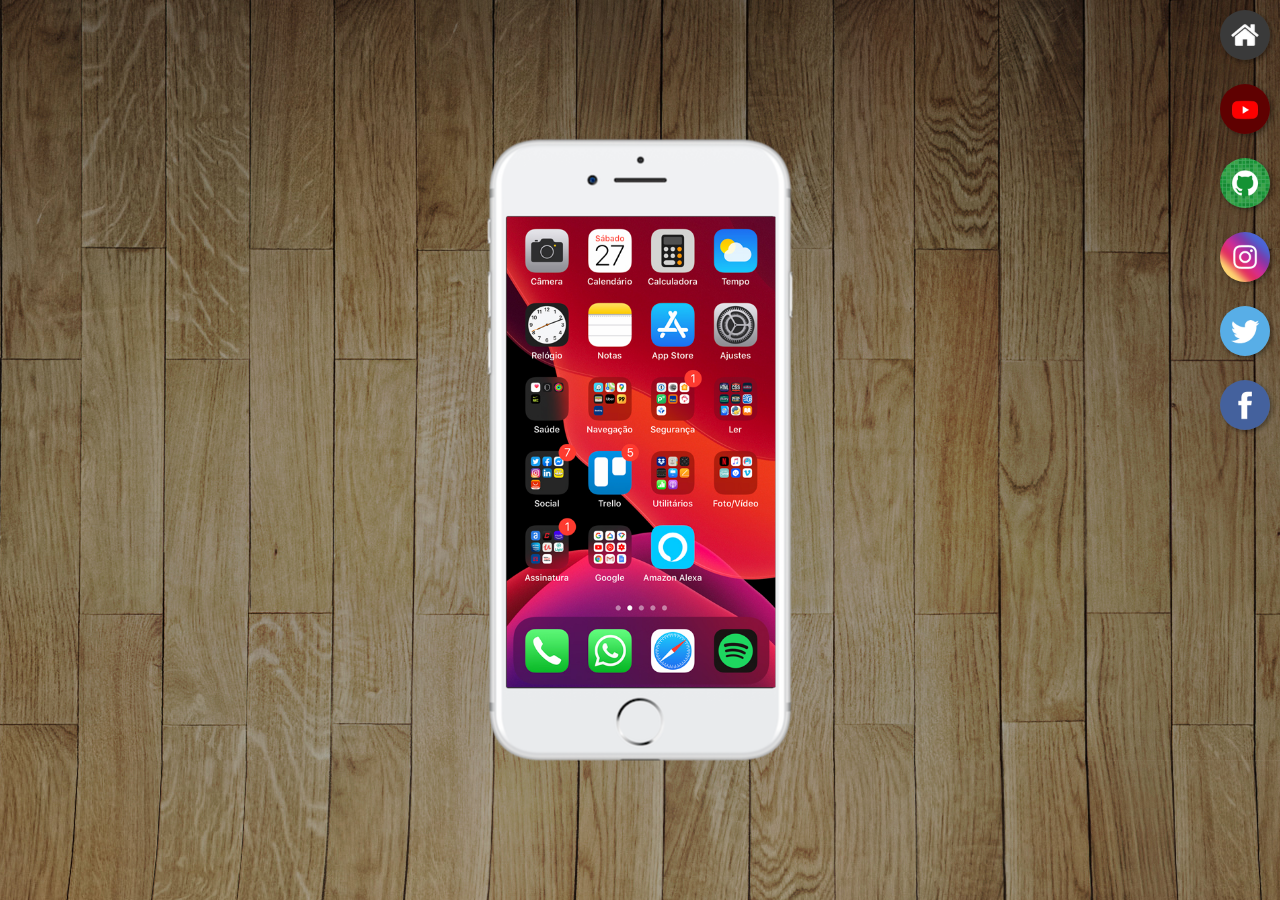
<file: index.html>
<!DOCTYPE html>
<html lang="pt-br">
<head>
    <meta charset="UTF-8">
    <meta http-equiv="X-UA-Compatible" content="IE=edge">
    <meta name="viewport" content="width=device-width, initial-scale=1.0">
    <link rel="shortcut icon" href="favicon.ico" type="image/x-icon">
    <link rel="stylesheet" href="estilos/style.css">
    <title>Projeto Redes Social</title>
</head>
<body>
    <main>
        <section id=telefone>
            <iframe src="home.html" name="tela" id="tela" frameborder="0"> 
                Seu navegador não é compatível com isso.
            </iframe>
        </section>
        <section id="redes-sociais">
            <a href="home.html" target="tela"><img src="imagens/logo-home.jpg" alt="Home"></a> <br>
            <a href="youtube.html" target="tela"><img src="imagens/logo-youtube.jpg" alt="YouTube"></a> <br>
            <a href="github.html" target="tela"><img src="imagens/logo-github.jpg" alt="GitHub"></a> <br>
            <a href="instagram.html" target="tela"><img src="imagens/logo-instagram.jpg" alt="Intagram"></a> <br>
            <a href="twitter.html" target="tela"><img src="imagens/logo-twitter.jpg" alt="Twitter"></a> <br>
            <a href="facebook.html" target="tela"><img src="imagens/logo-facebook.jpg" alt="Facebook"></a> <br>
        </section>
    </main>  
    
</body>
</html>
</file>
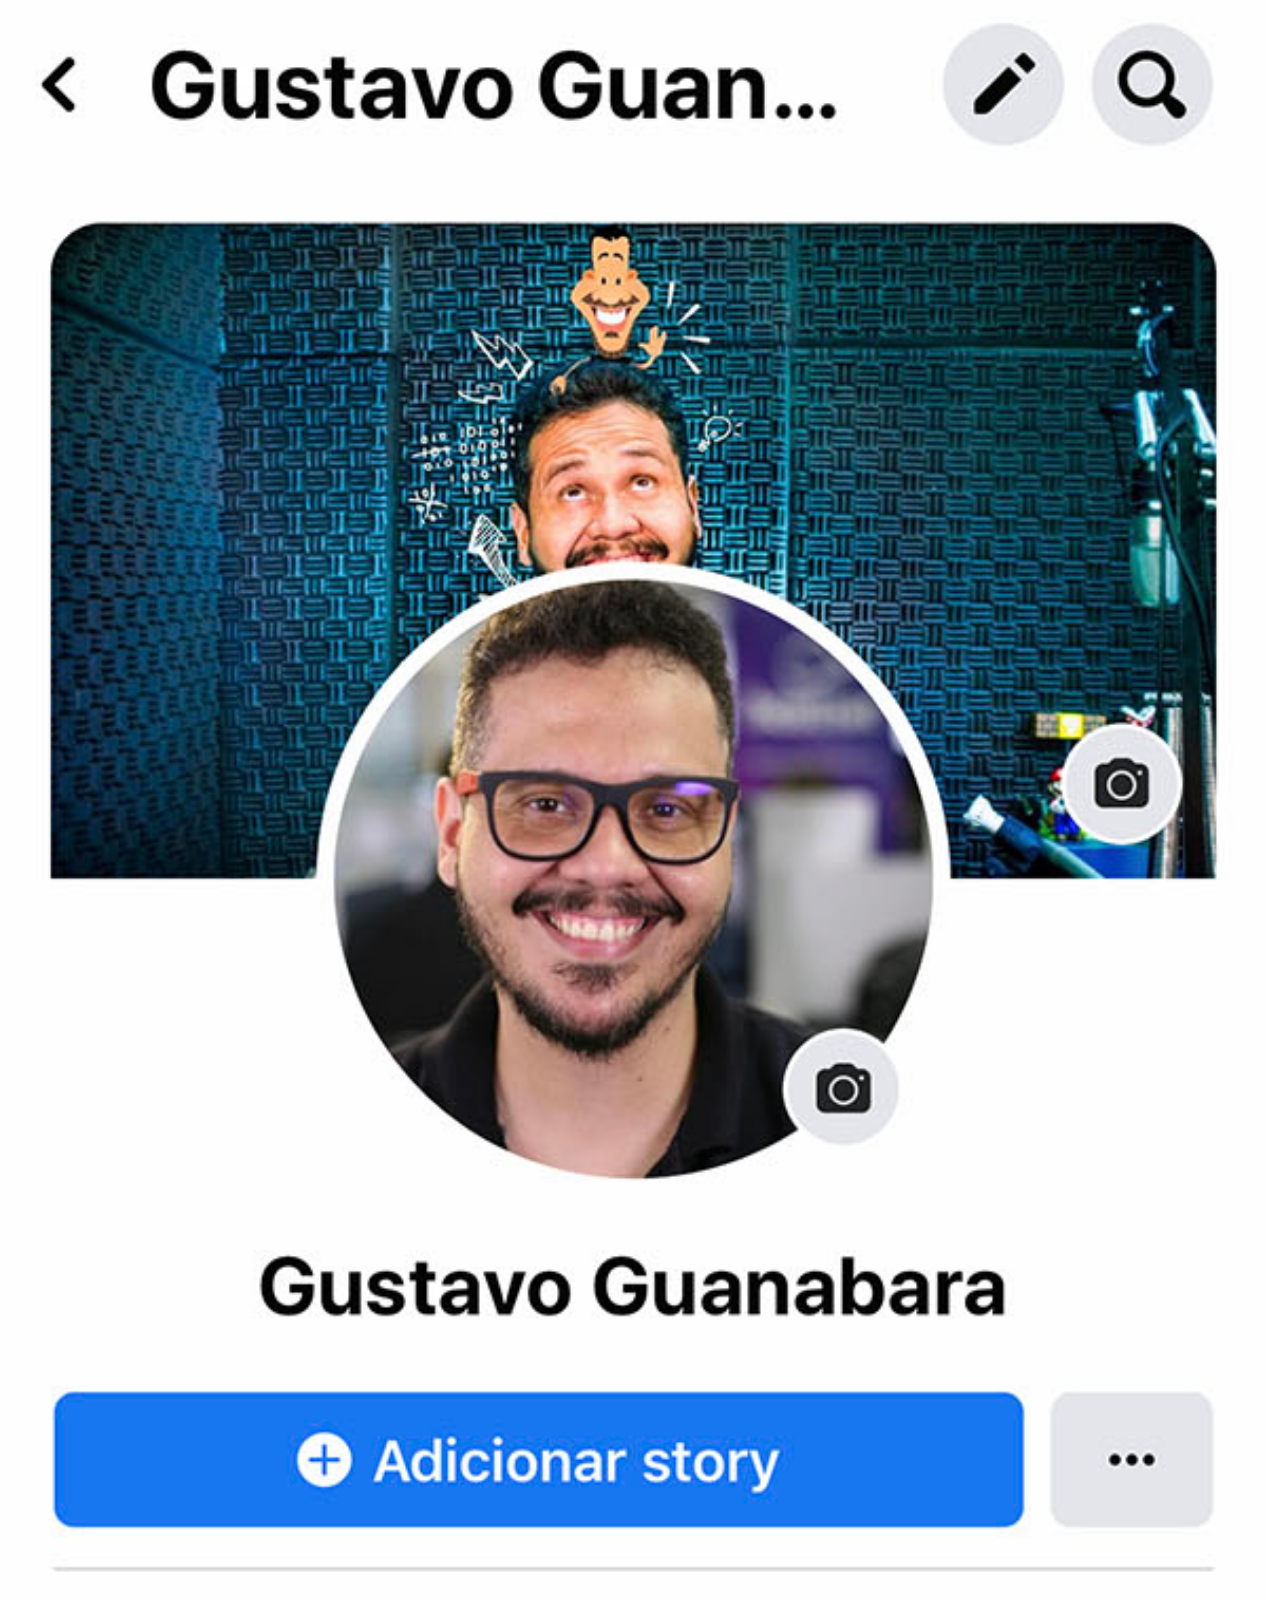
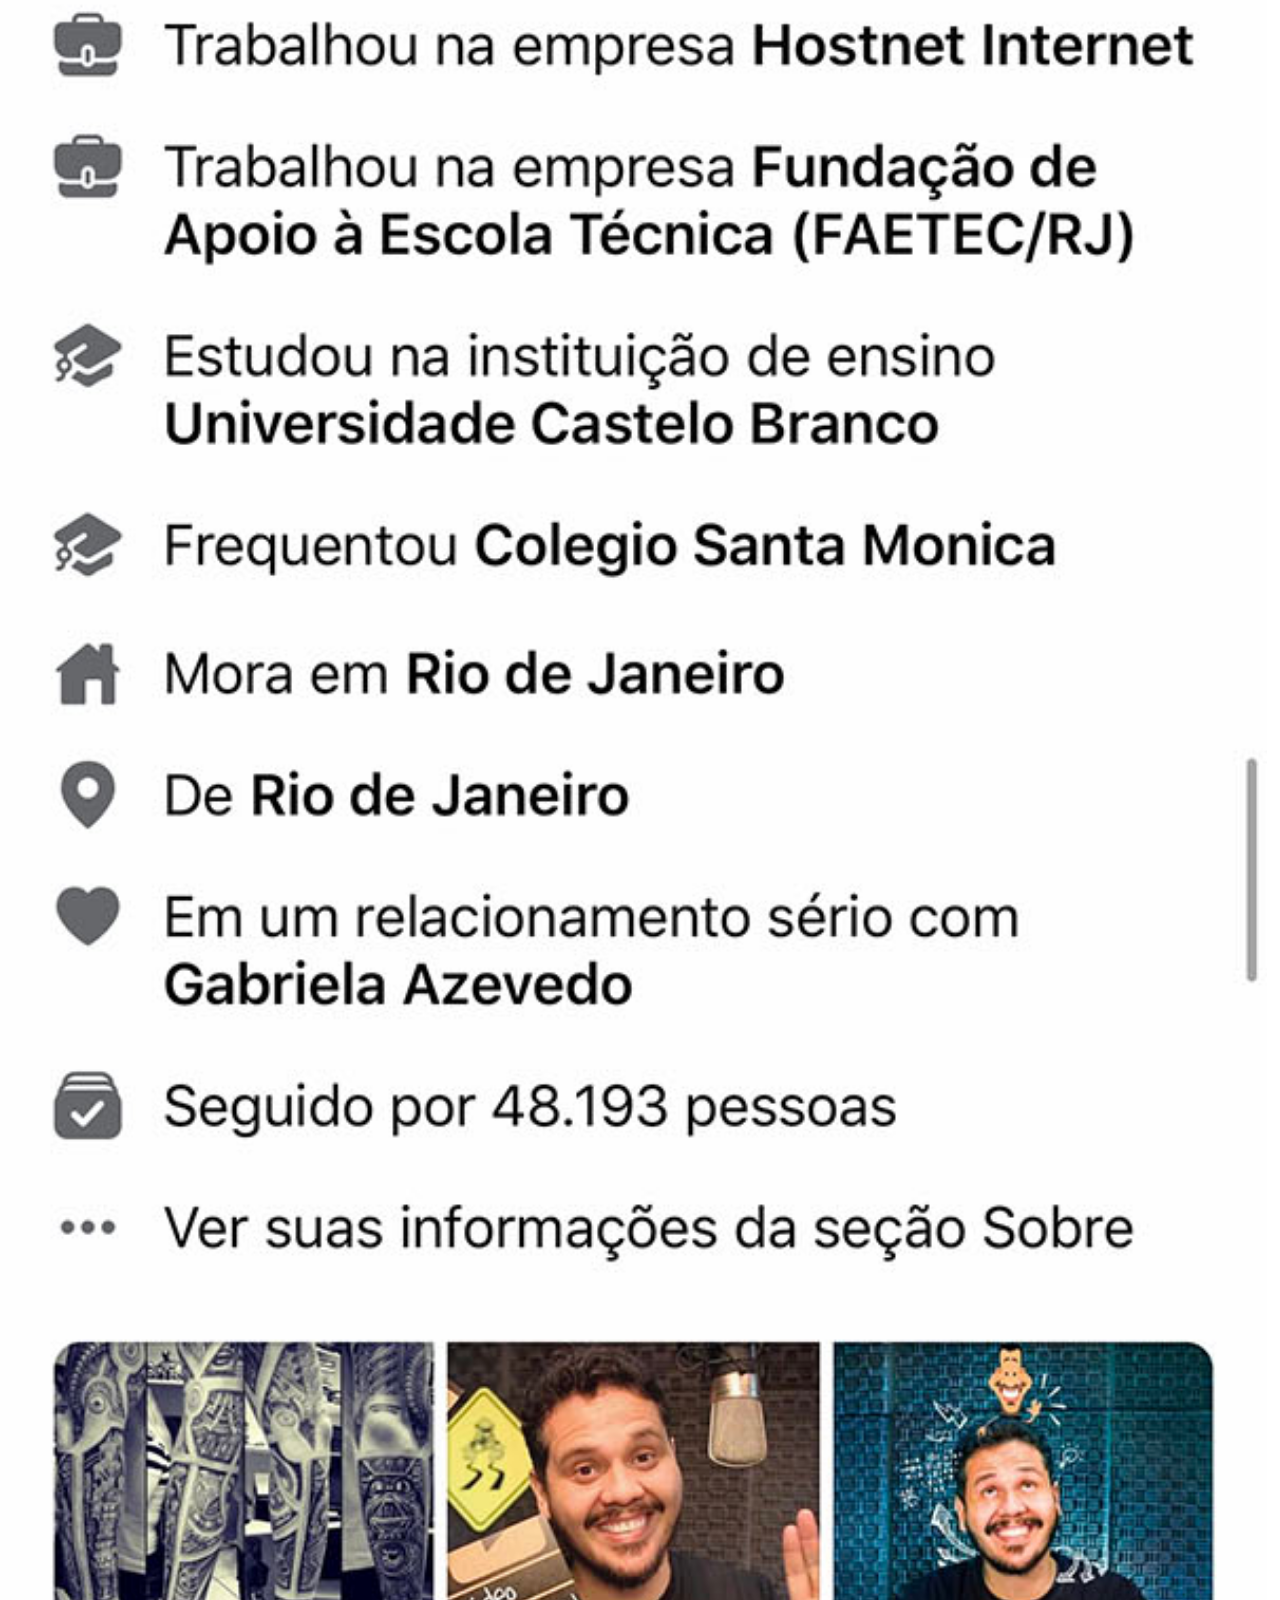
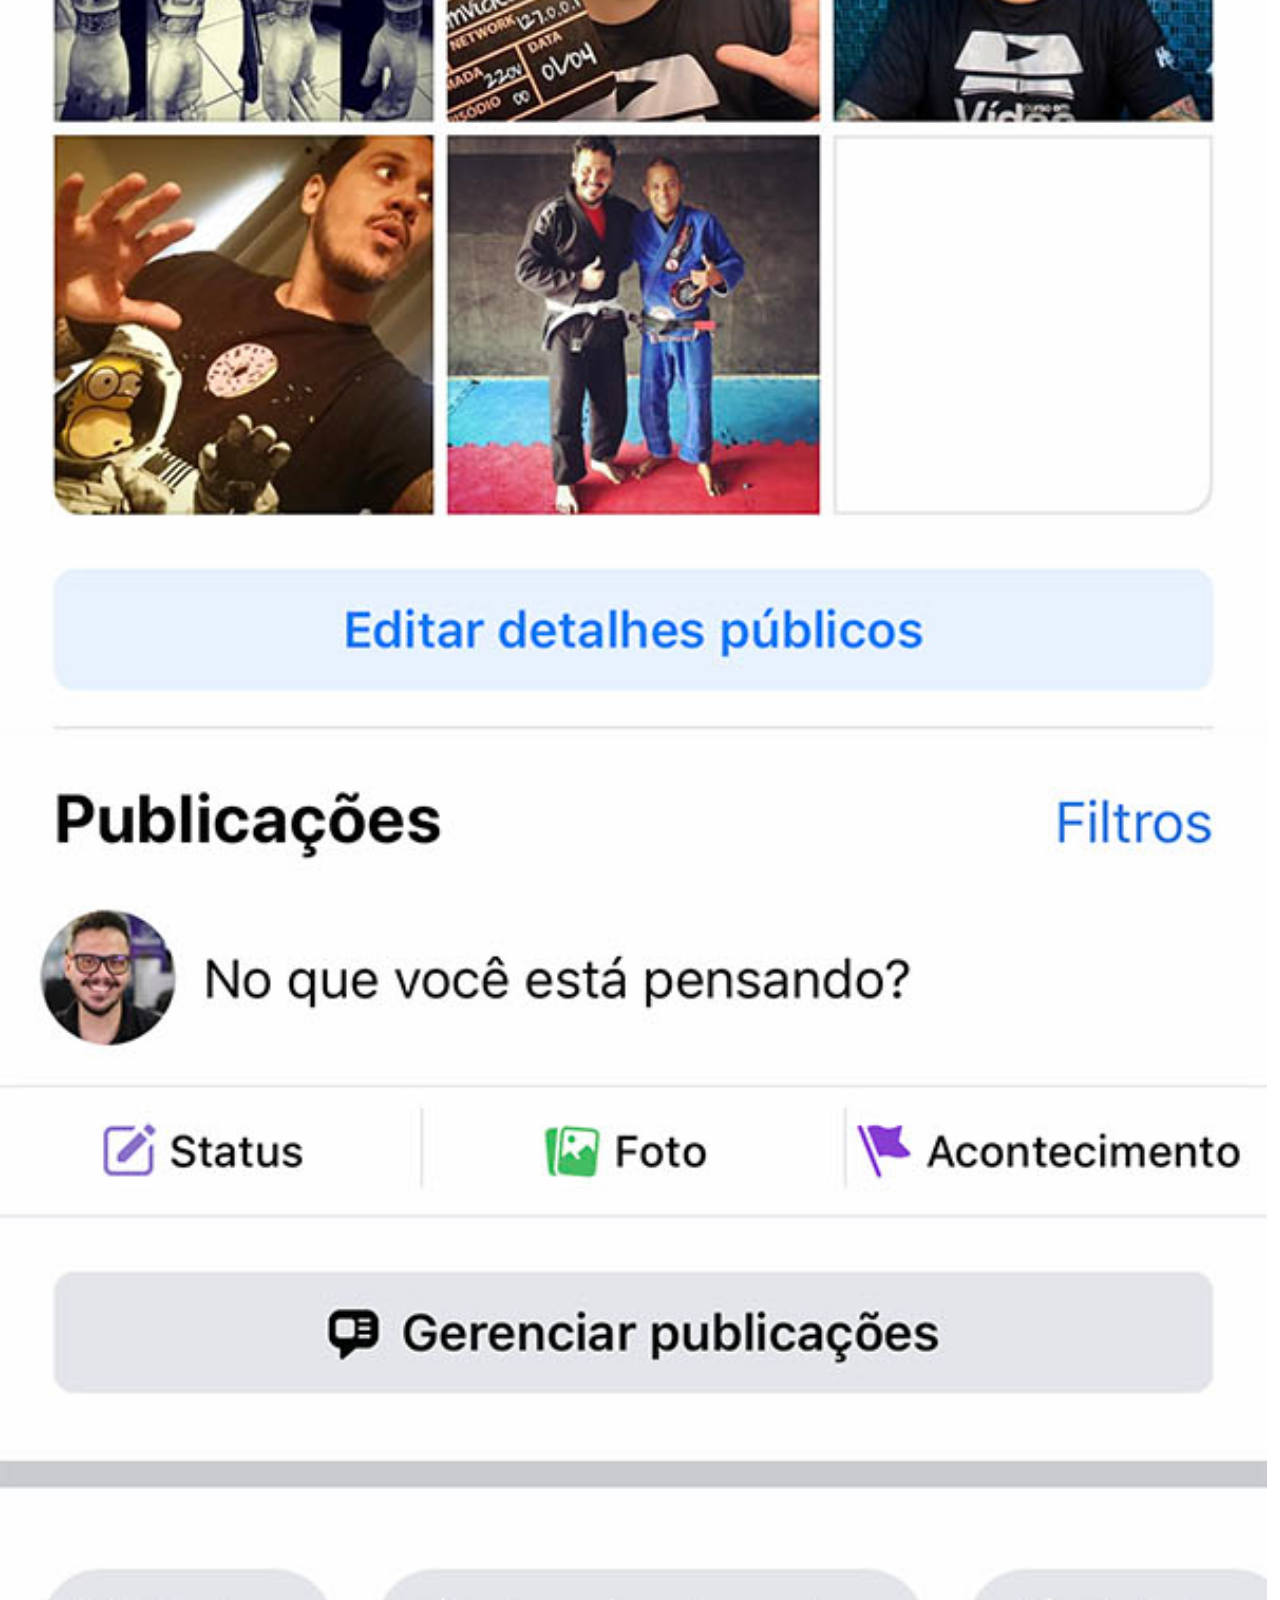
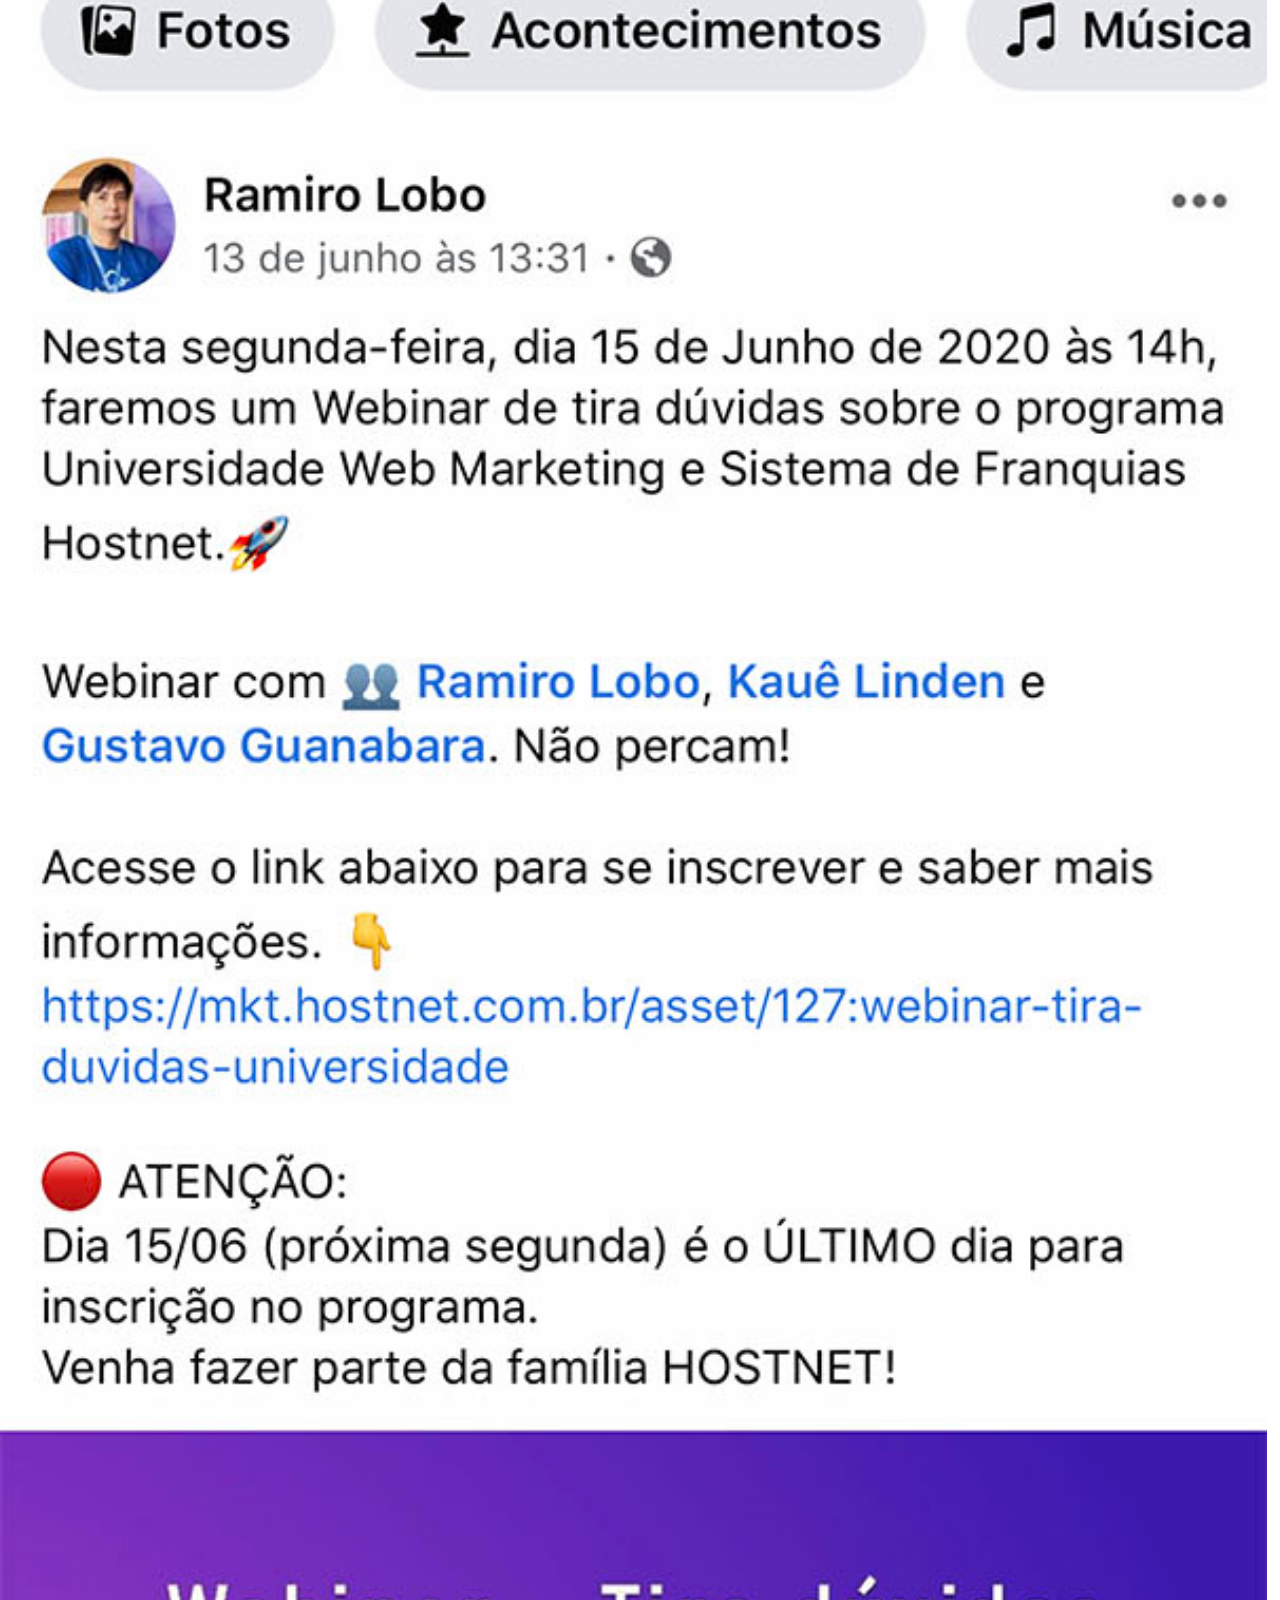
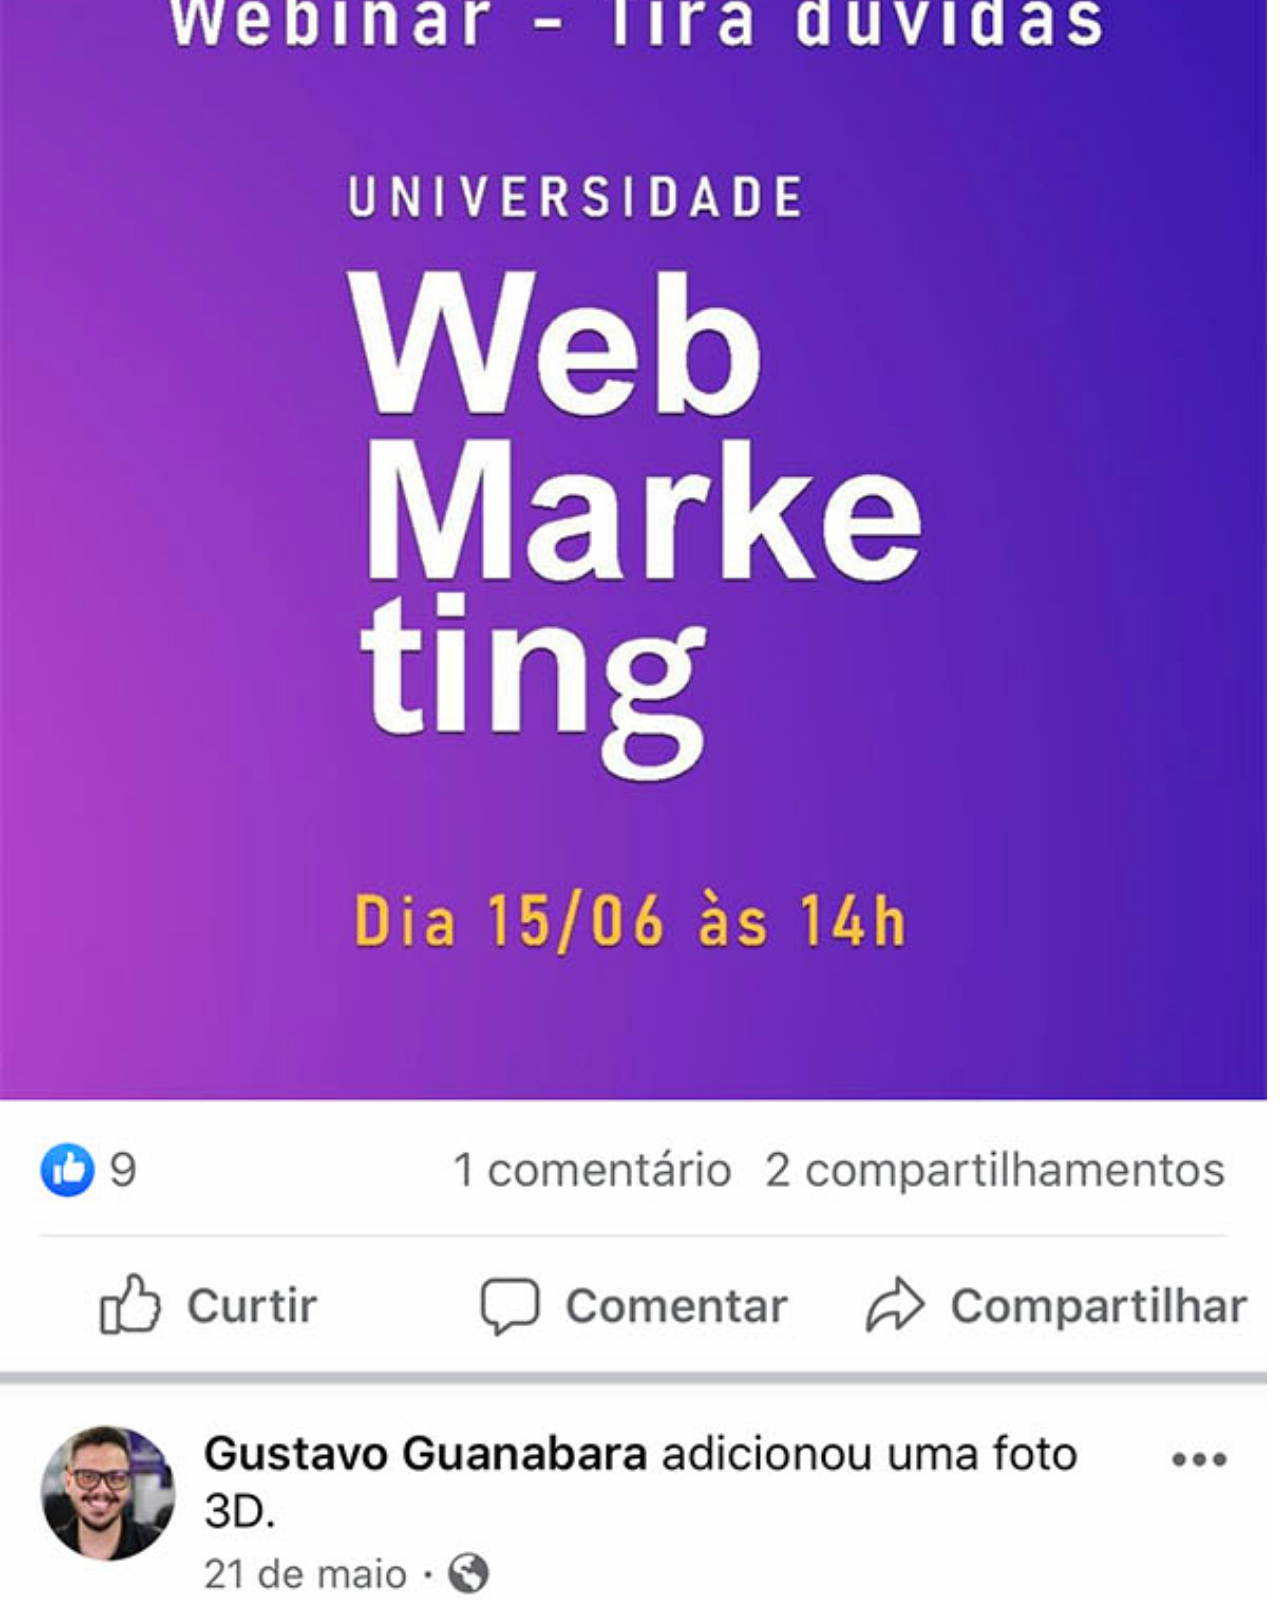
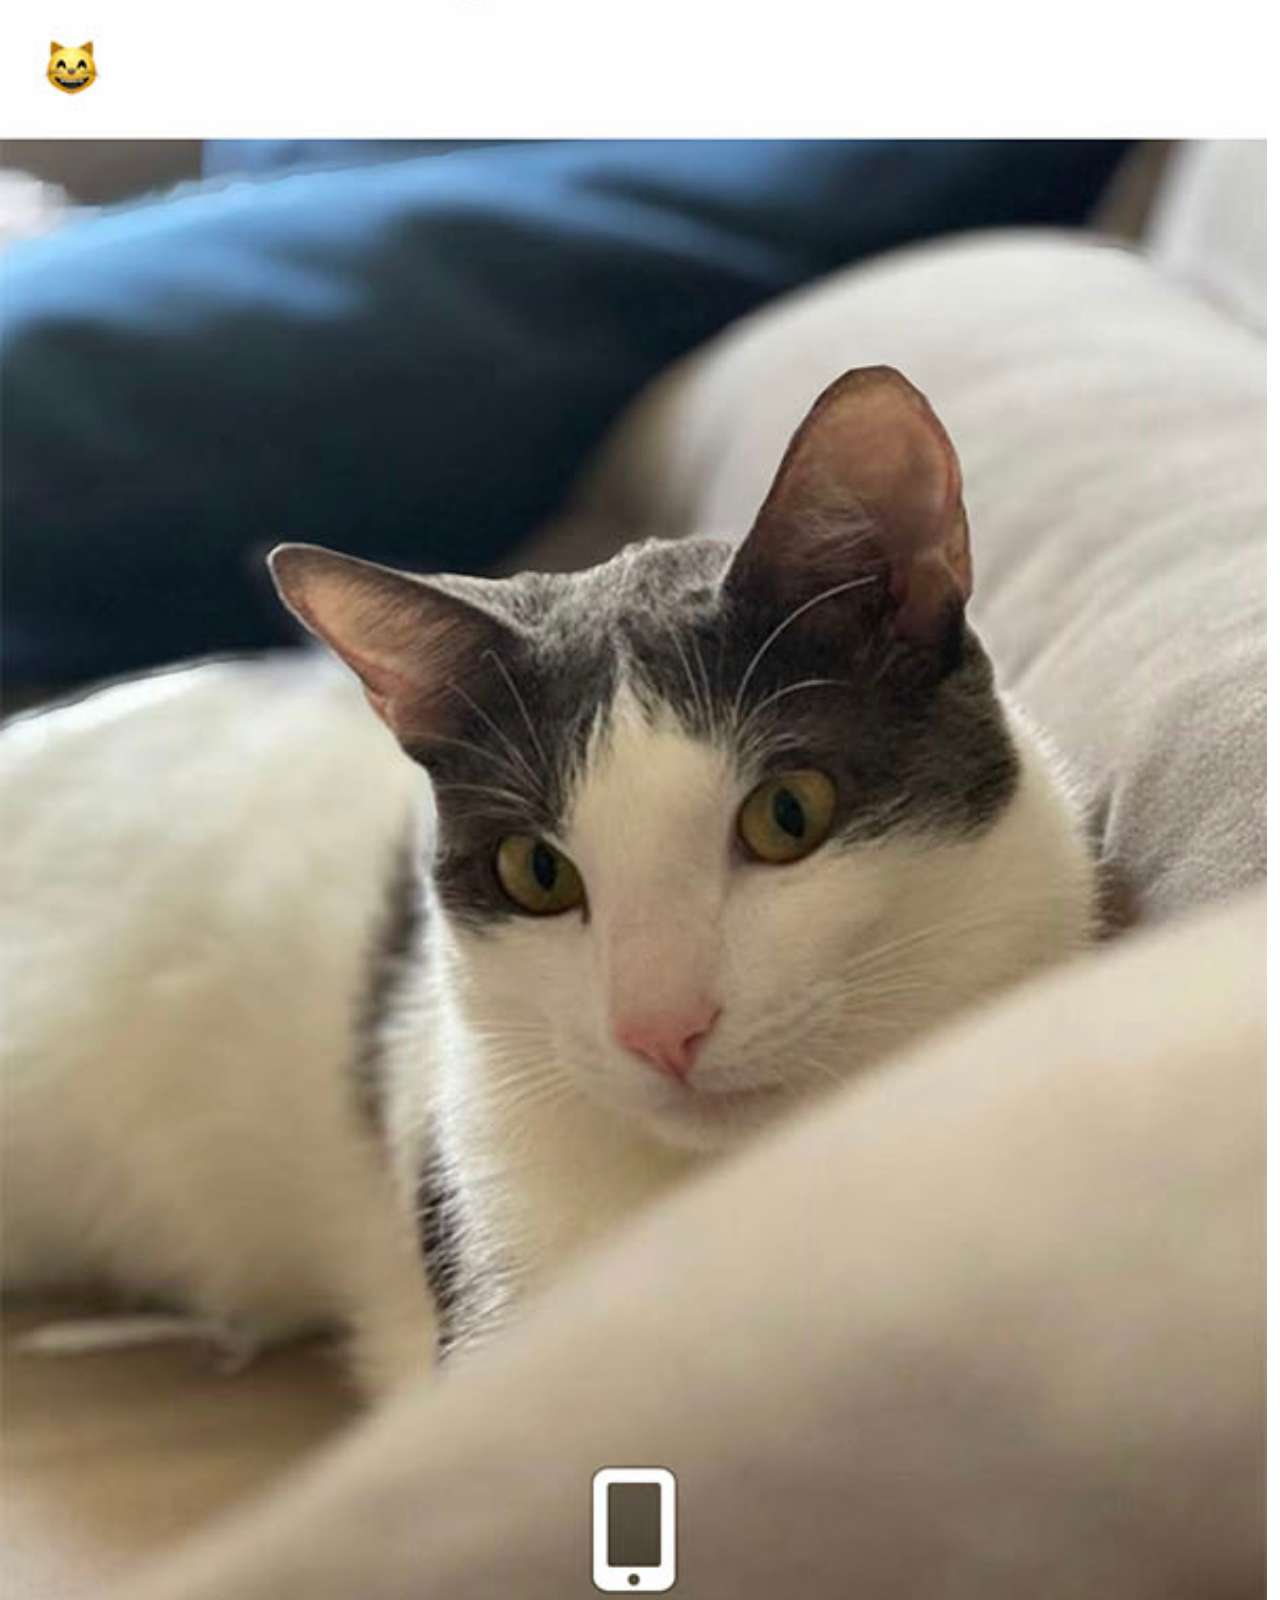
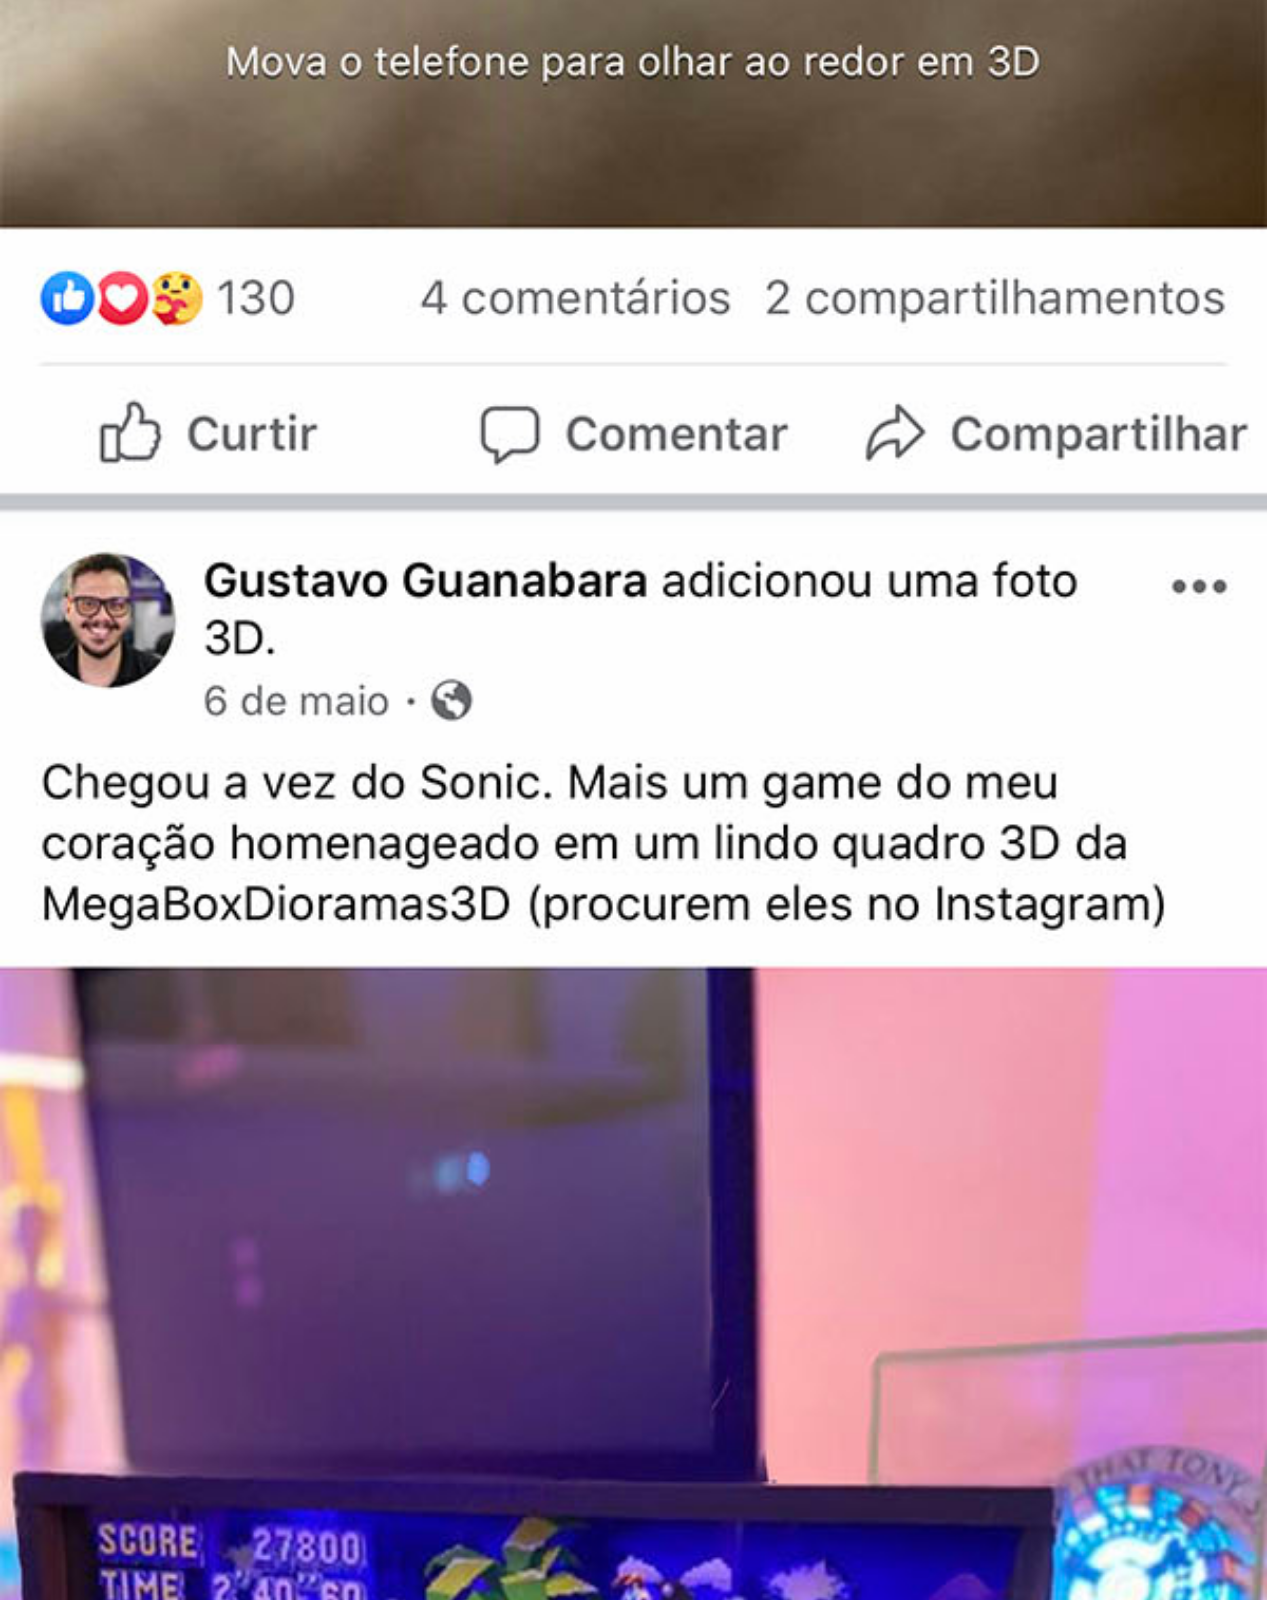
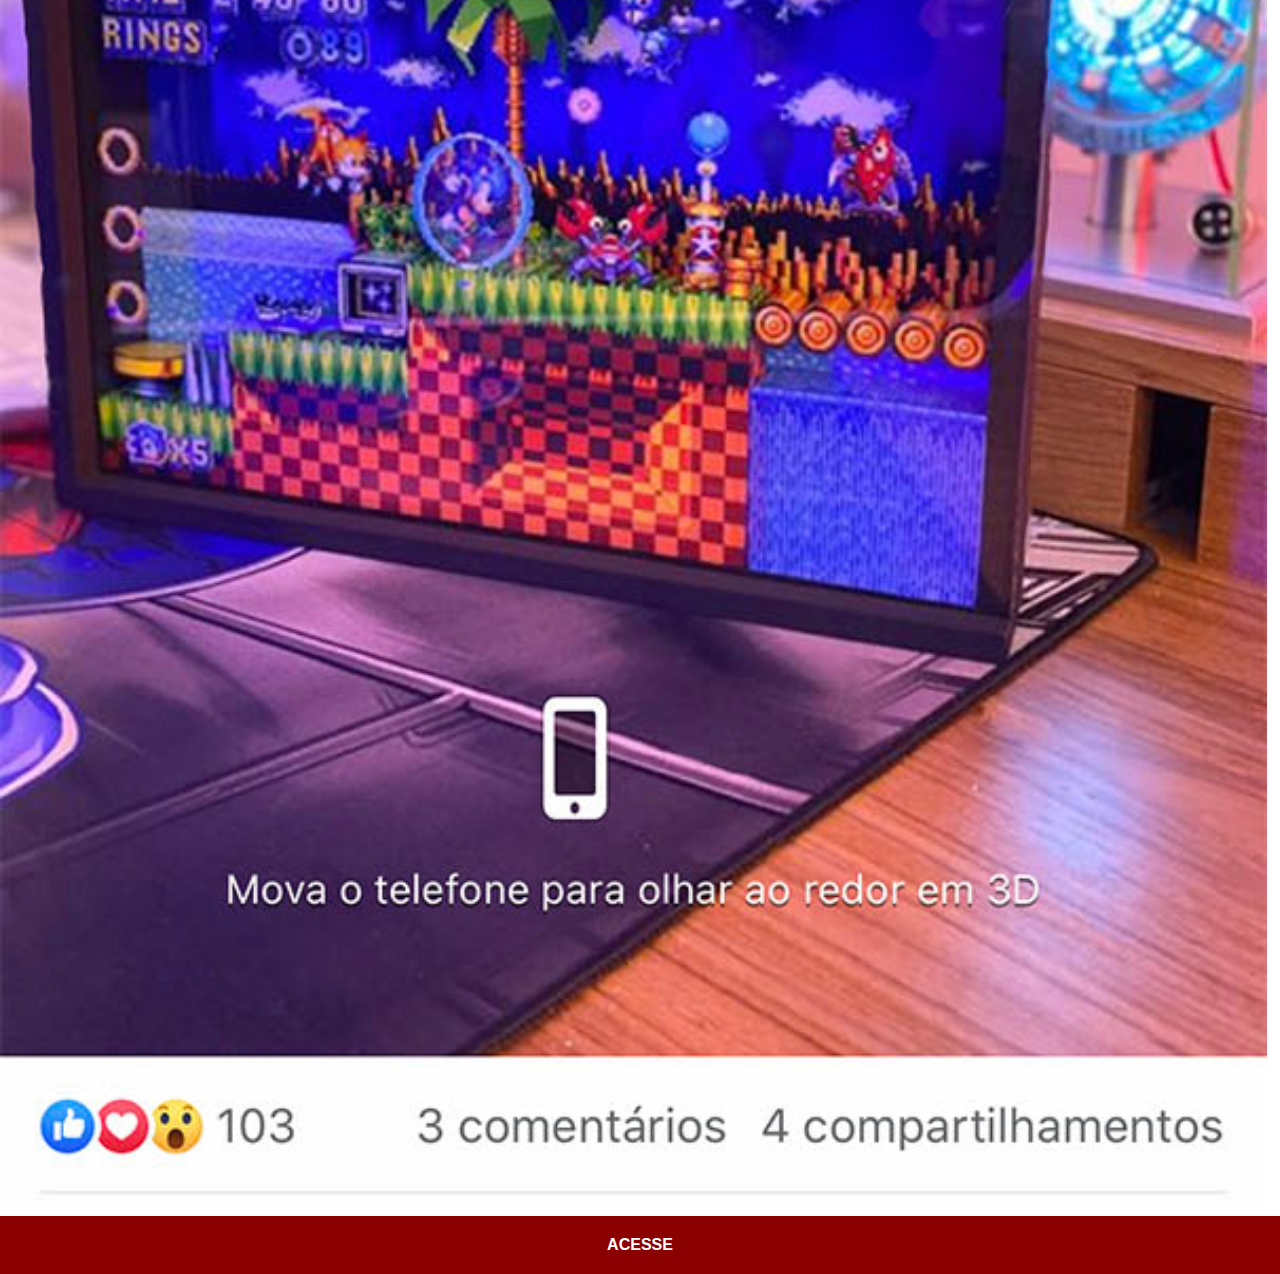
<file: facebook.html>
<!DOCTYPE html>
<html lang="pt-br>
<head>
    <meta charset="UTF-8">
    <meta http-equiv="X-UA-Compatible" content="IE=edge">
    <meta name="viewport" content="width=device-width, initial-scale=1.0">
    <title>Facebook</title>
    <link rel="stylesheet" href="estilos/social.css">
</head>
<body>
    <img src="imagens/tela-facebook.jpg" alt="Facebook">
    <a href="https://www.facebook.com/leamarisa.santos" target="_blank">ACESSE</a>
    
</body>
</html>
</file>
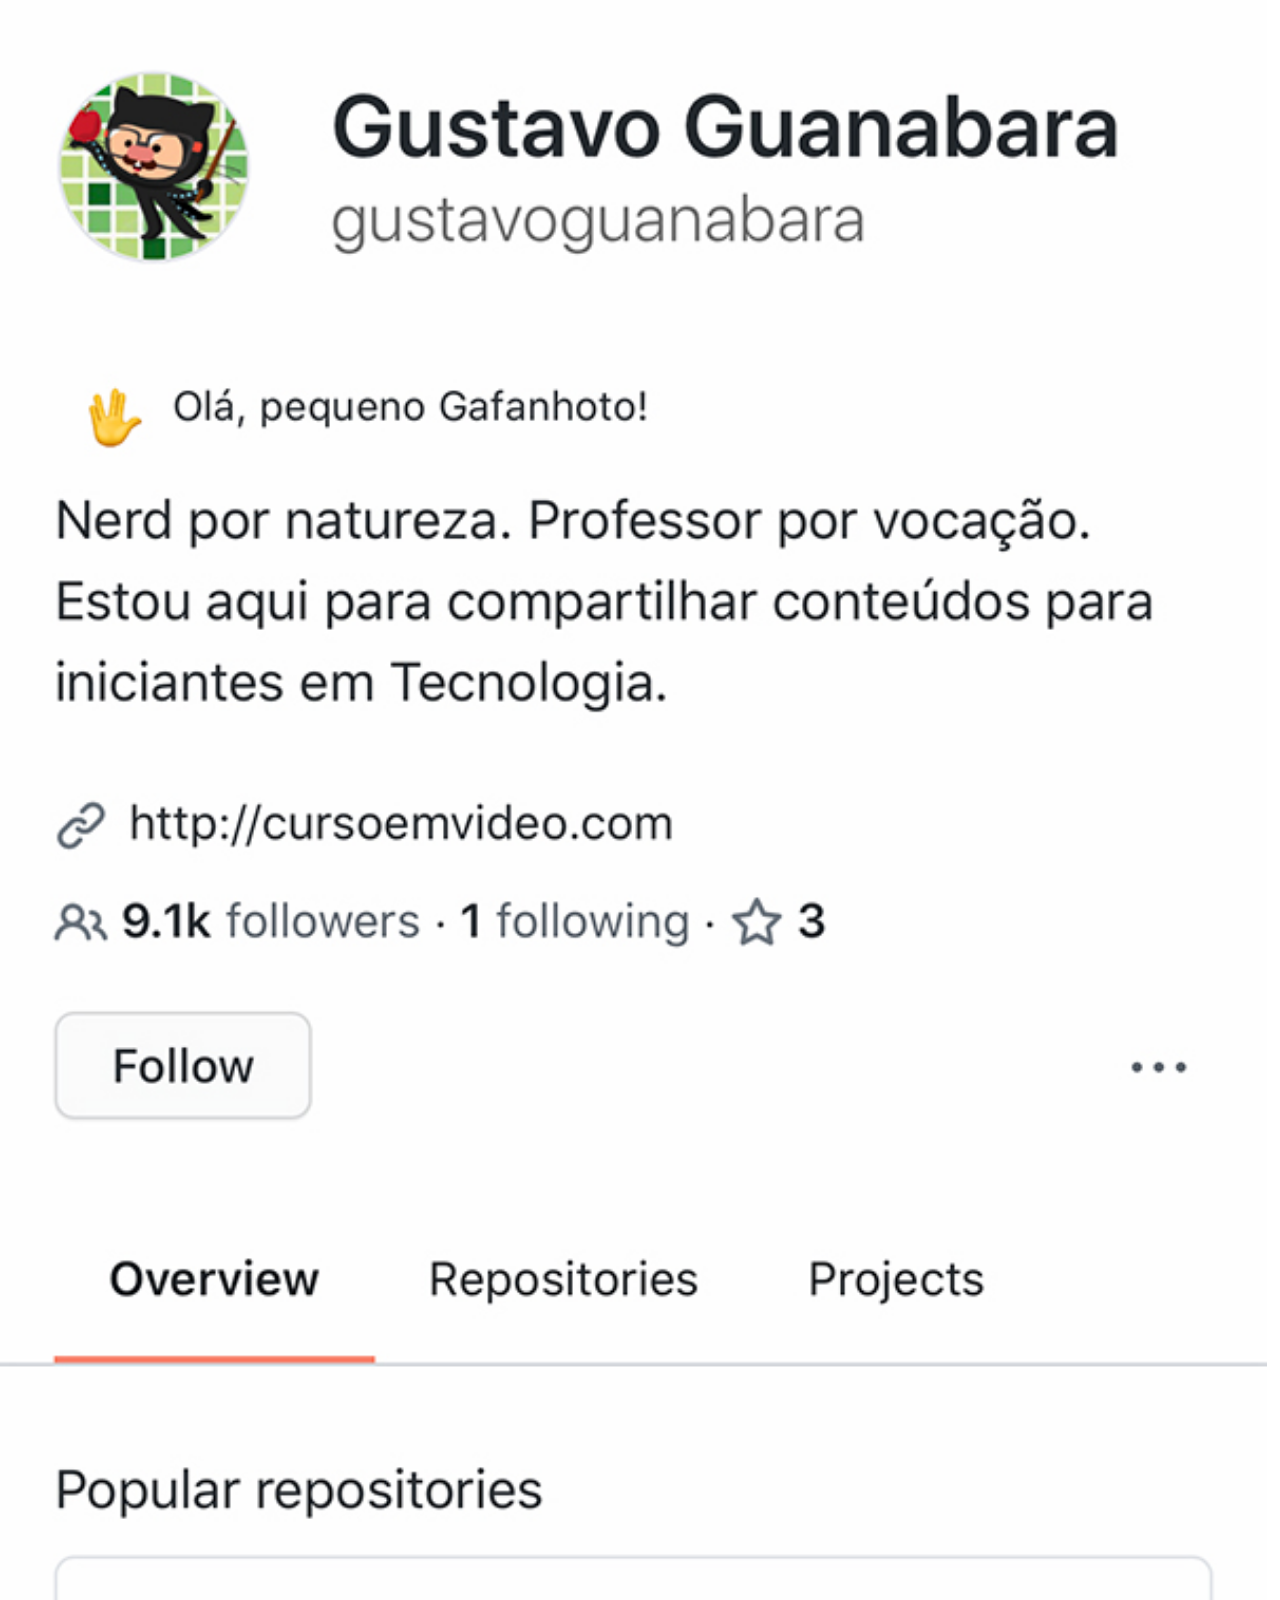
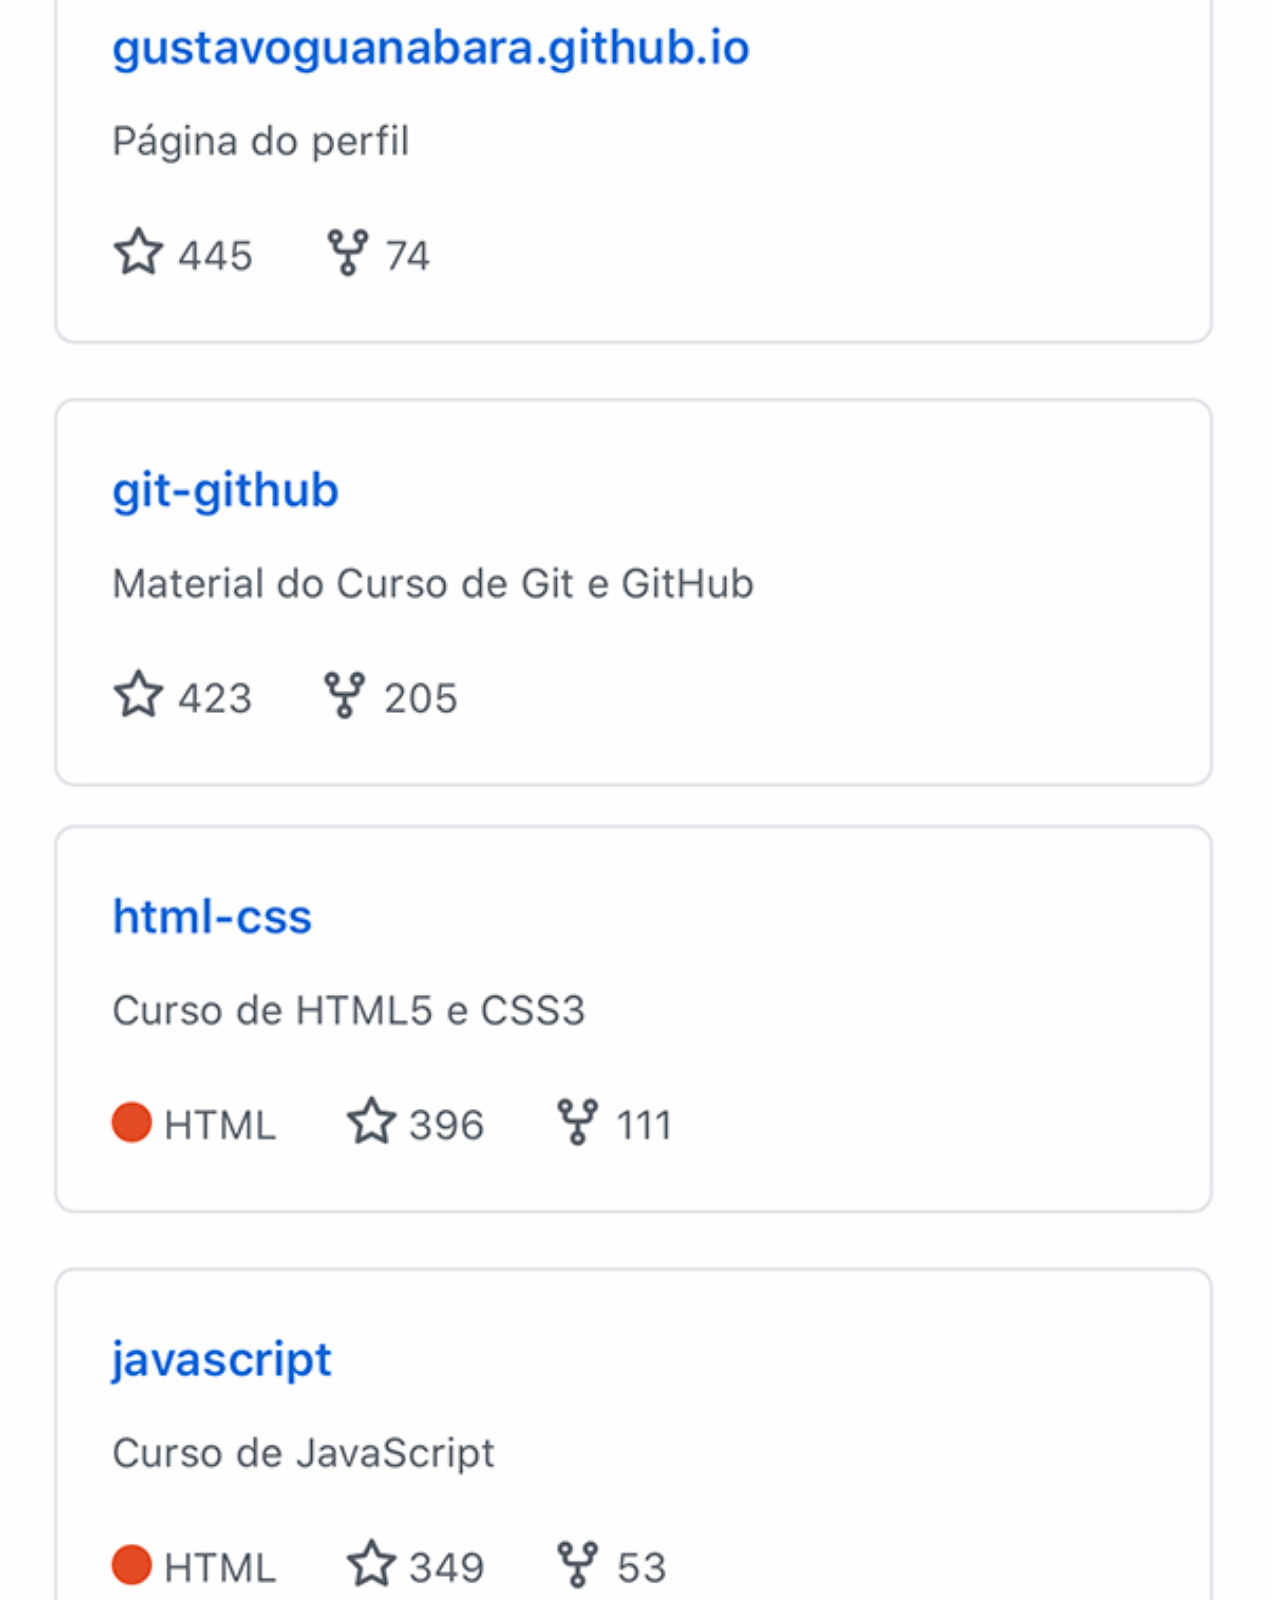
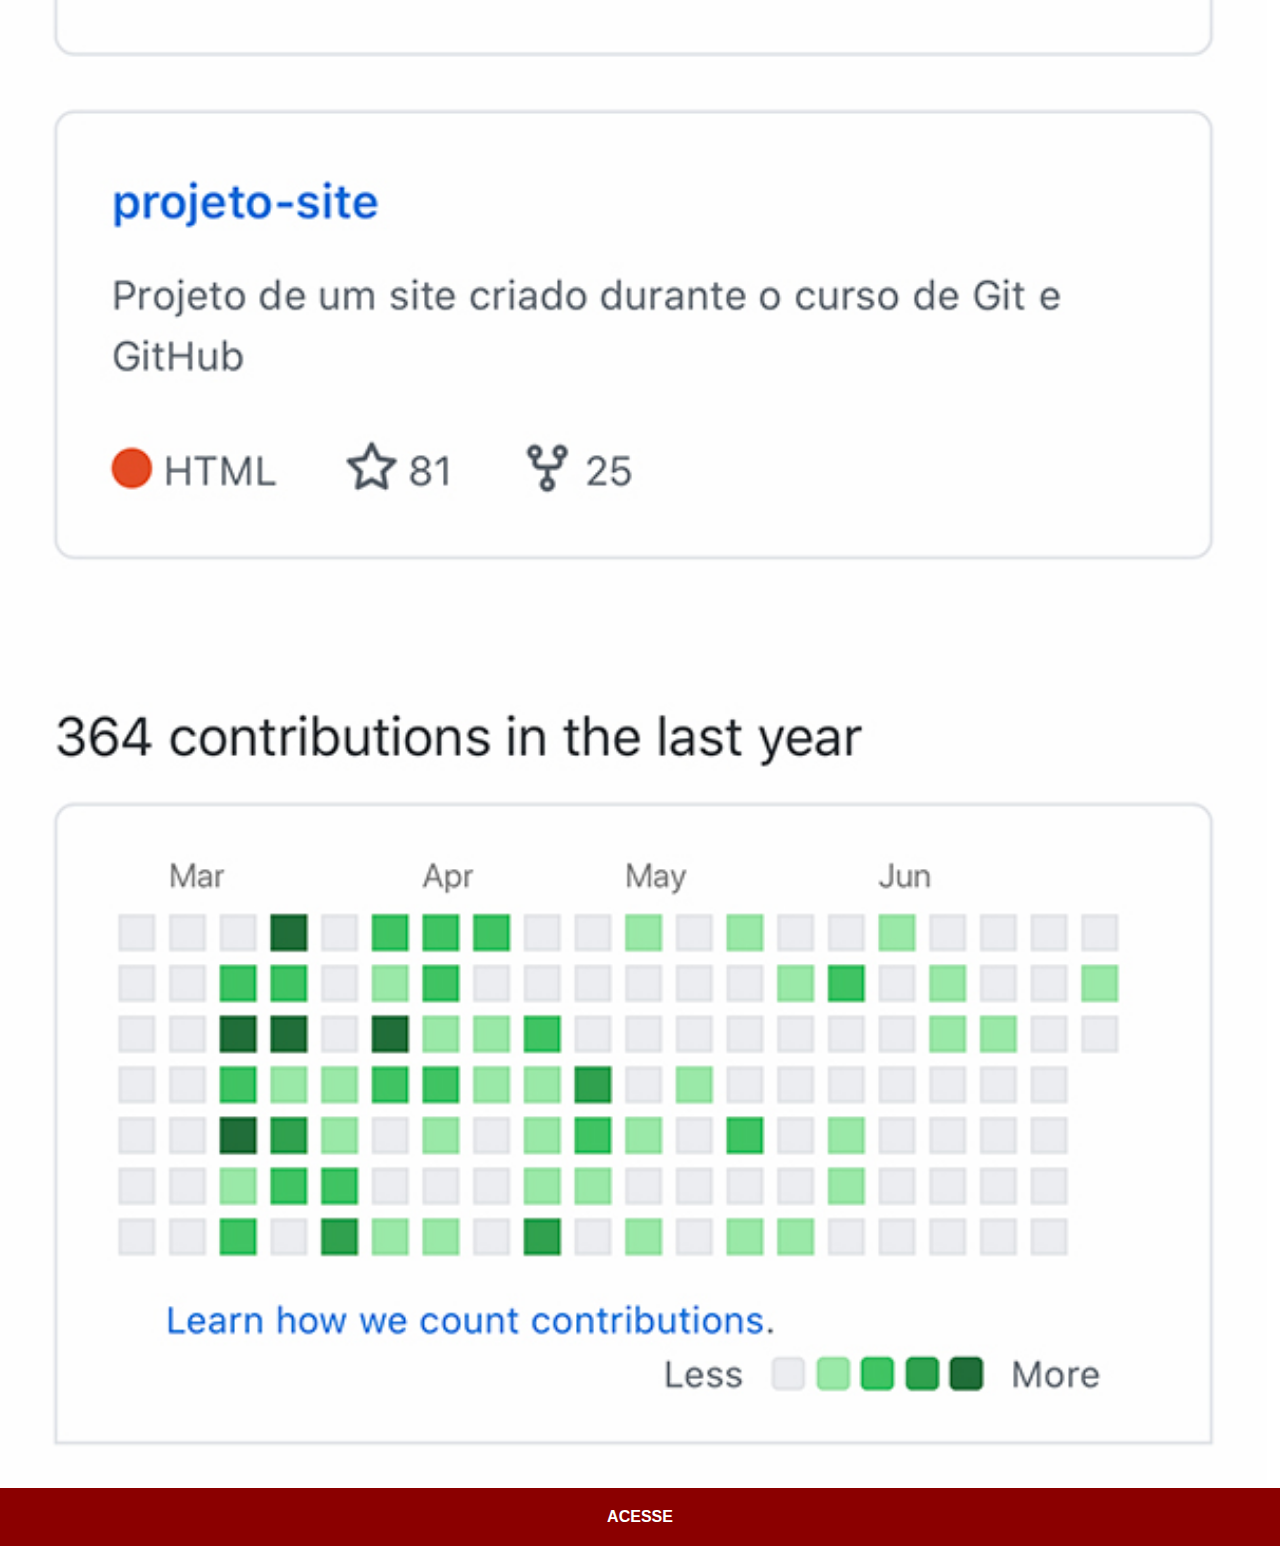
<file: github.html>
<!DOCTYPE html>
<html lang="pt-br">
<head>
    <meta charset="UTF-8">
    <meta http-equiv="X-UA-Compatible" content="IE=edge">
    <meta name="viewport" content="width=device-width, initial-scale=1.0">
    <title>GitHub</title>
    <link rel="stylesheet" href="estilos/social.css">
</head>
<body>
    <img src="imagens/tela-github.jpg" alt="GitHub">
    <a href="https://github.com/lea-marisa/" target="_blank">ACESSE</a>
    
</body>
</html>
</file>
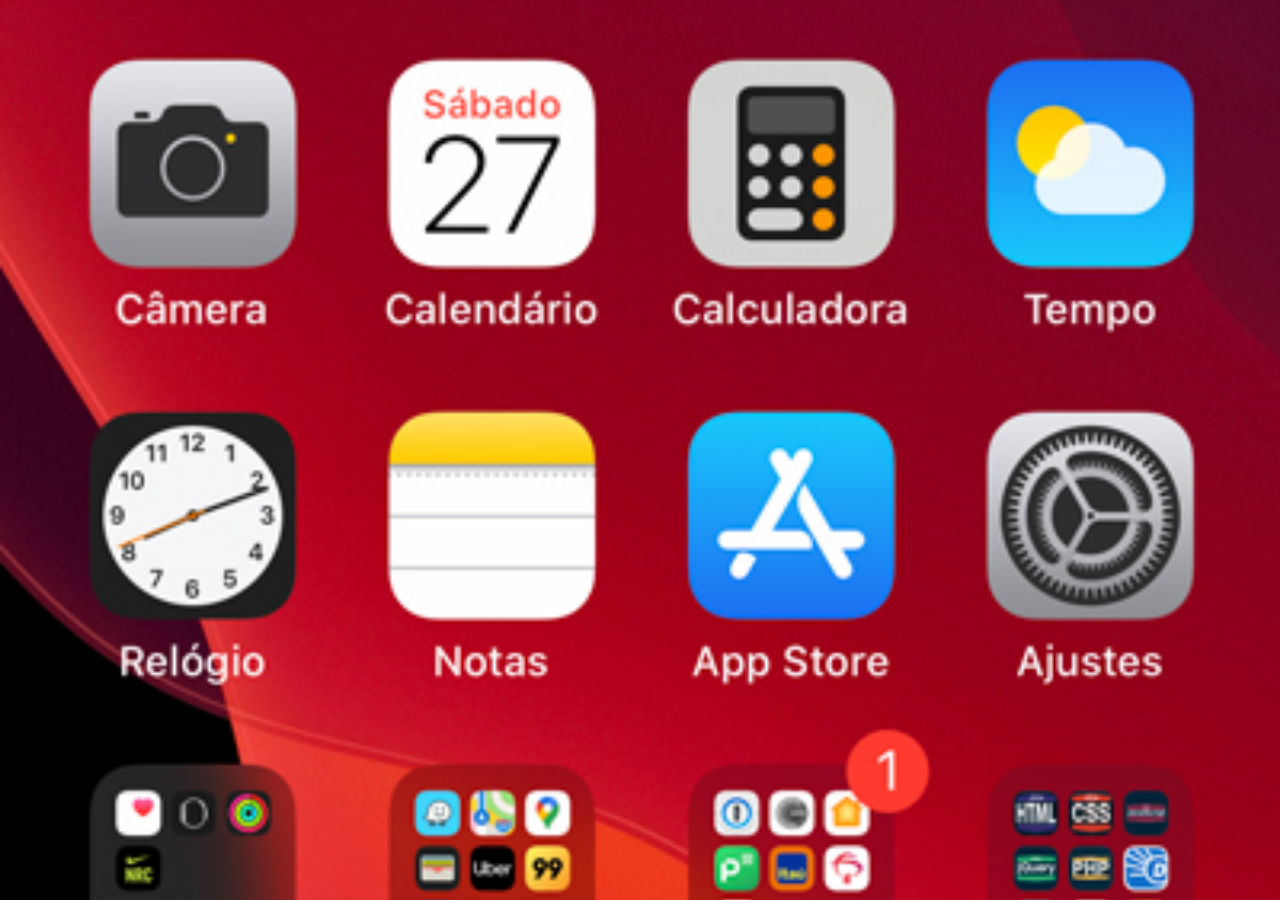
<file: home.html>
<!DOCTYPE html>
<html lang="pt-br">
<head>
    <meta charset="UTF-8">
    <meta http-equiv="X-UA-Compatible" content="IE=edge">
    <meta name="viewport" content="width=device-width, initial-scale=1.0">
    <title>Home</title>

    <style>
        * {
            margin: 0px;
            padding: 0px;
        }

        body {
            width: 100vw;
            height: 100vh;
            background: black url('imagens/tela-home.jpg') no-repeat top center;
            background-size: cover;
        }
    </style>
</head>
<body>
    
</body>
</html>
</file>
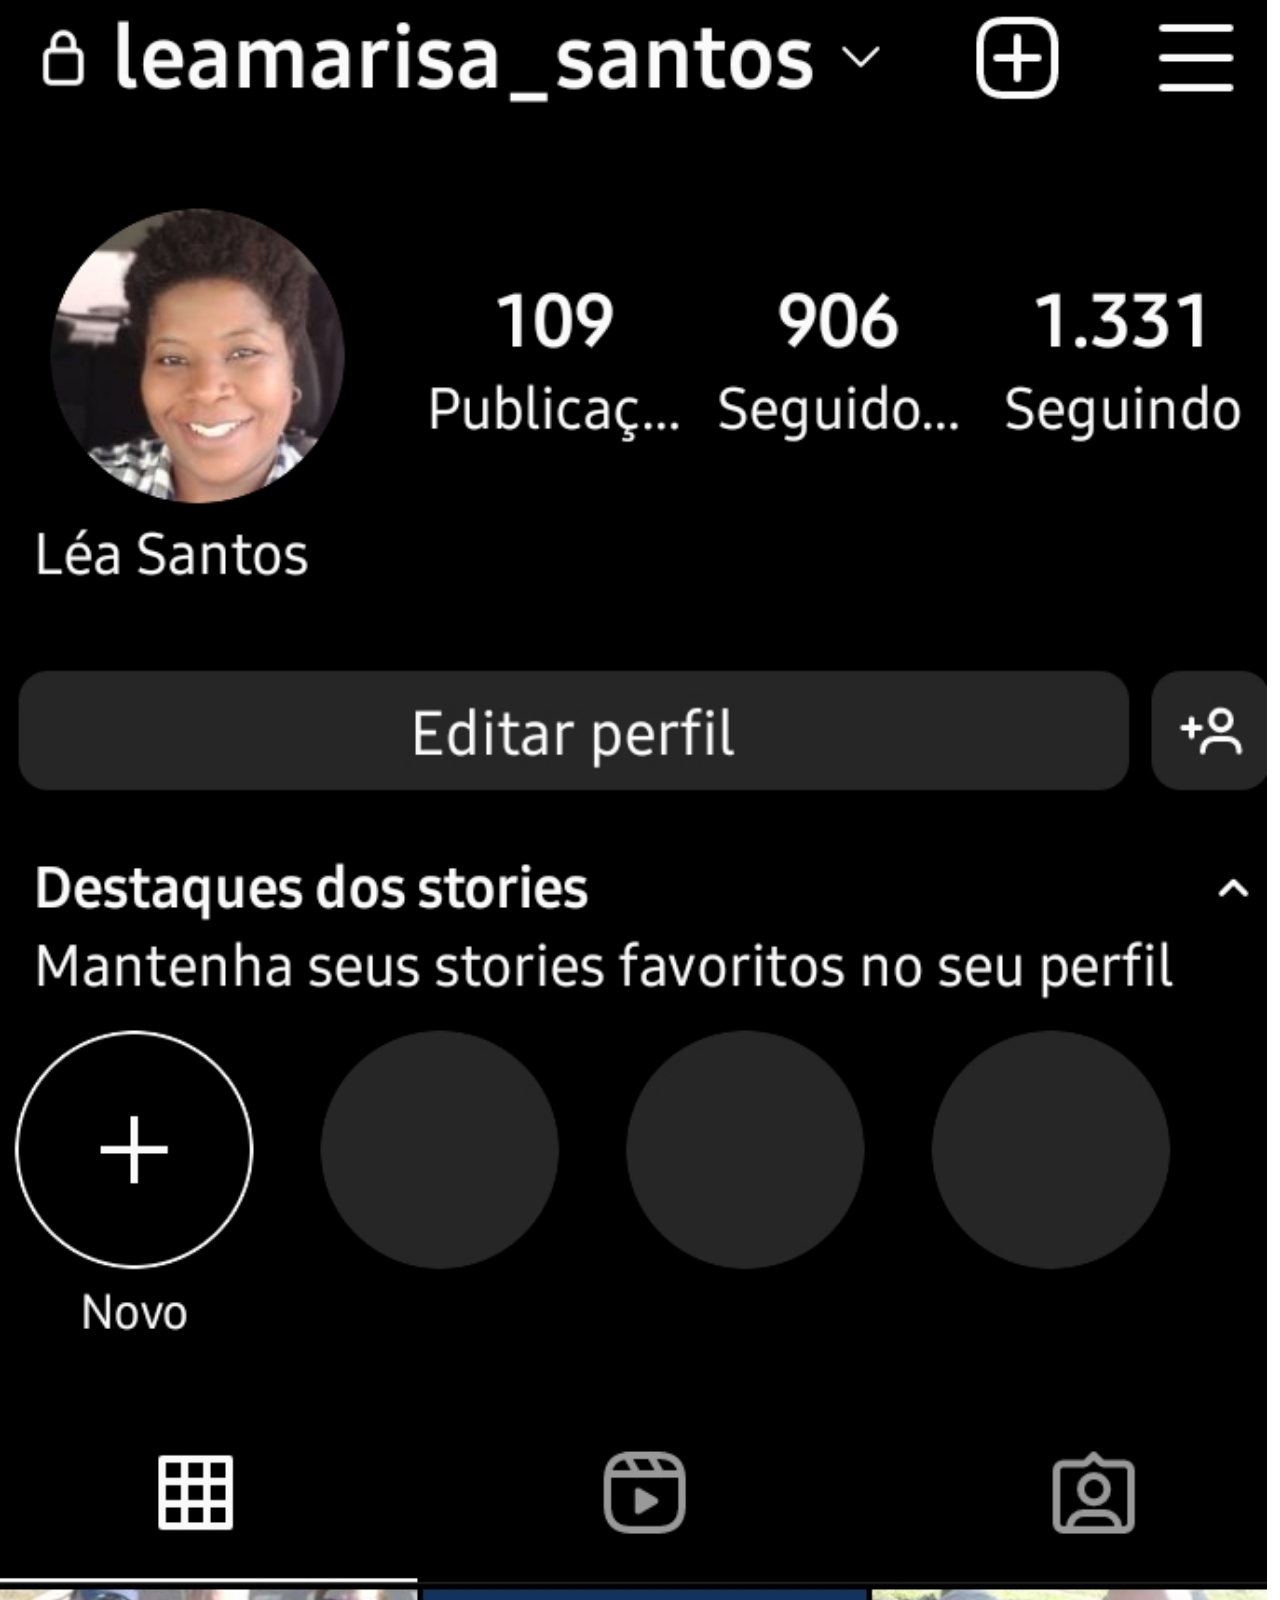
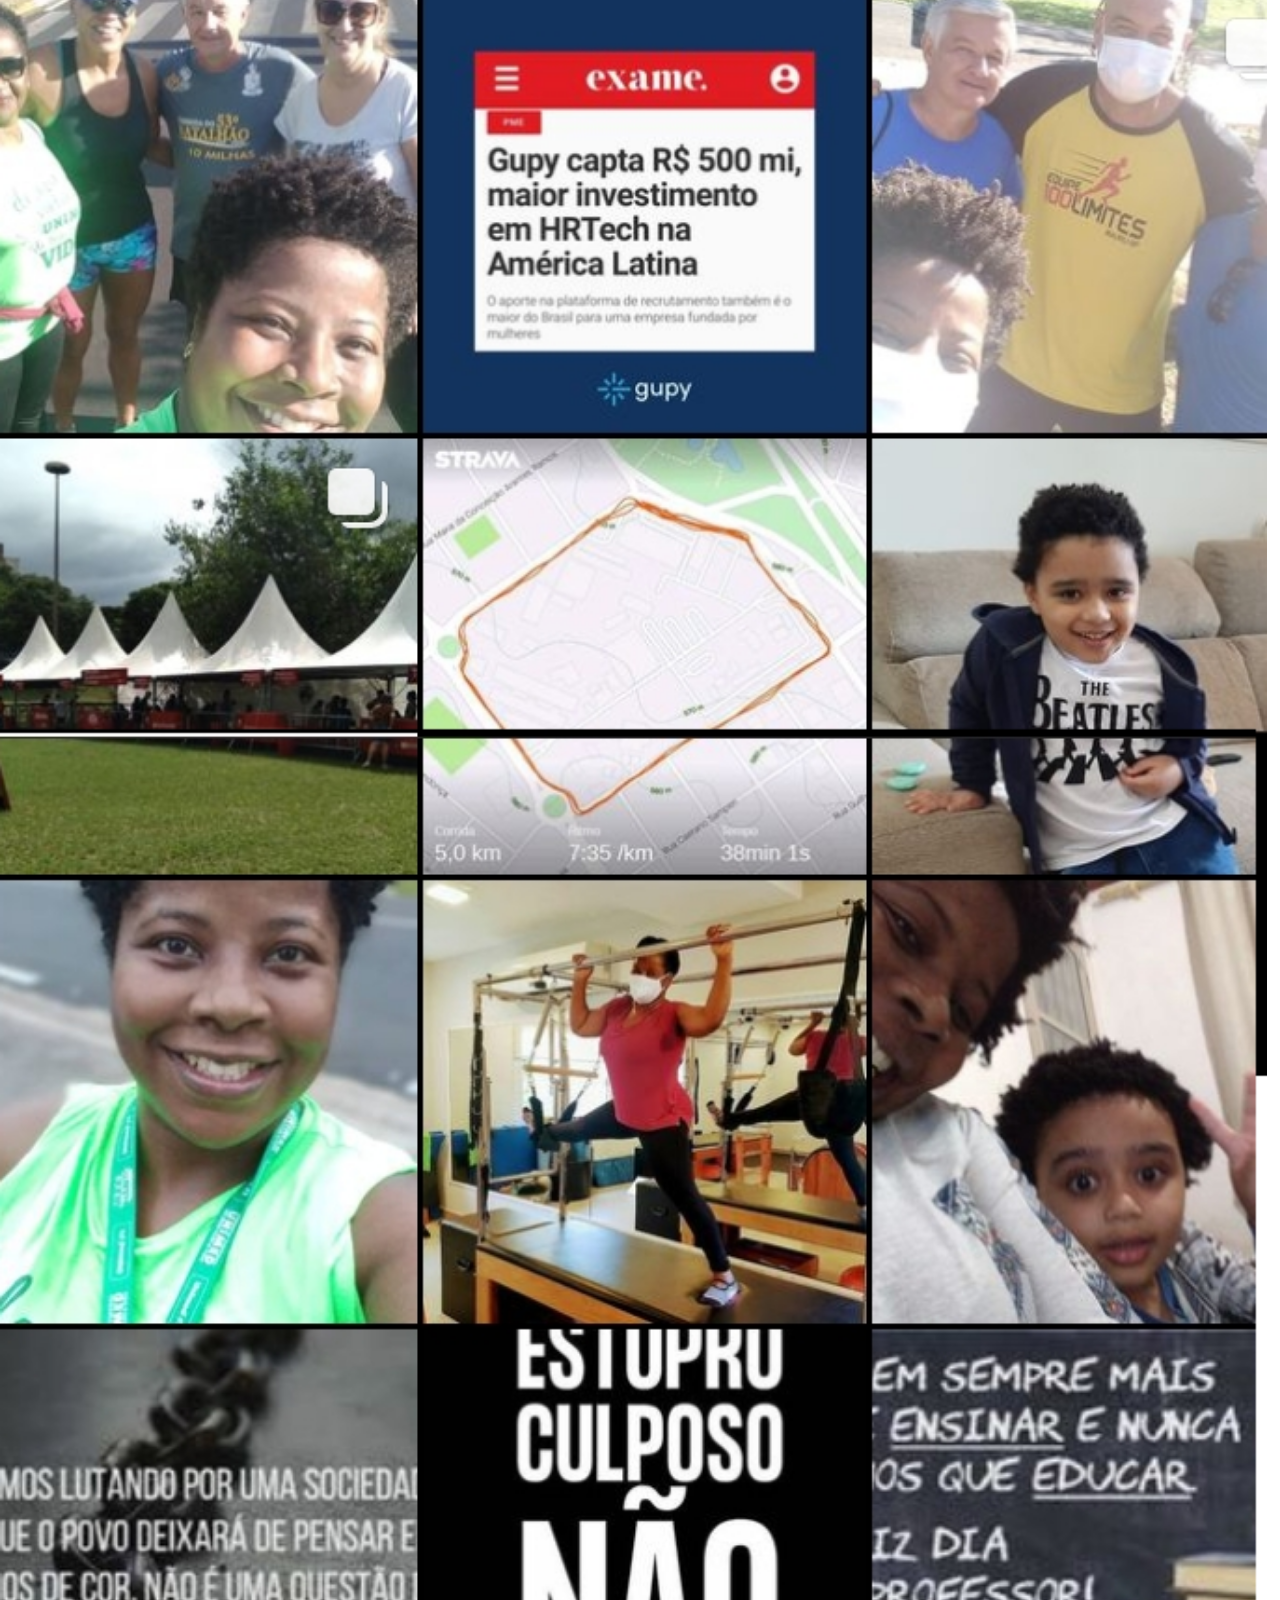
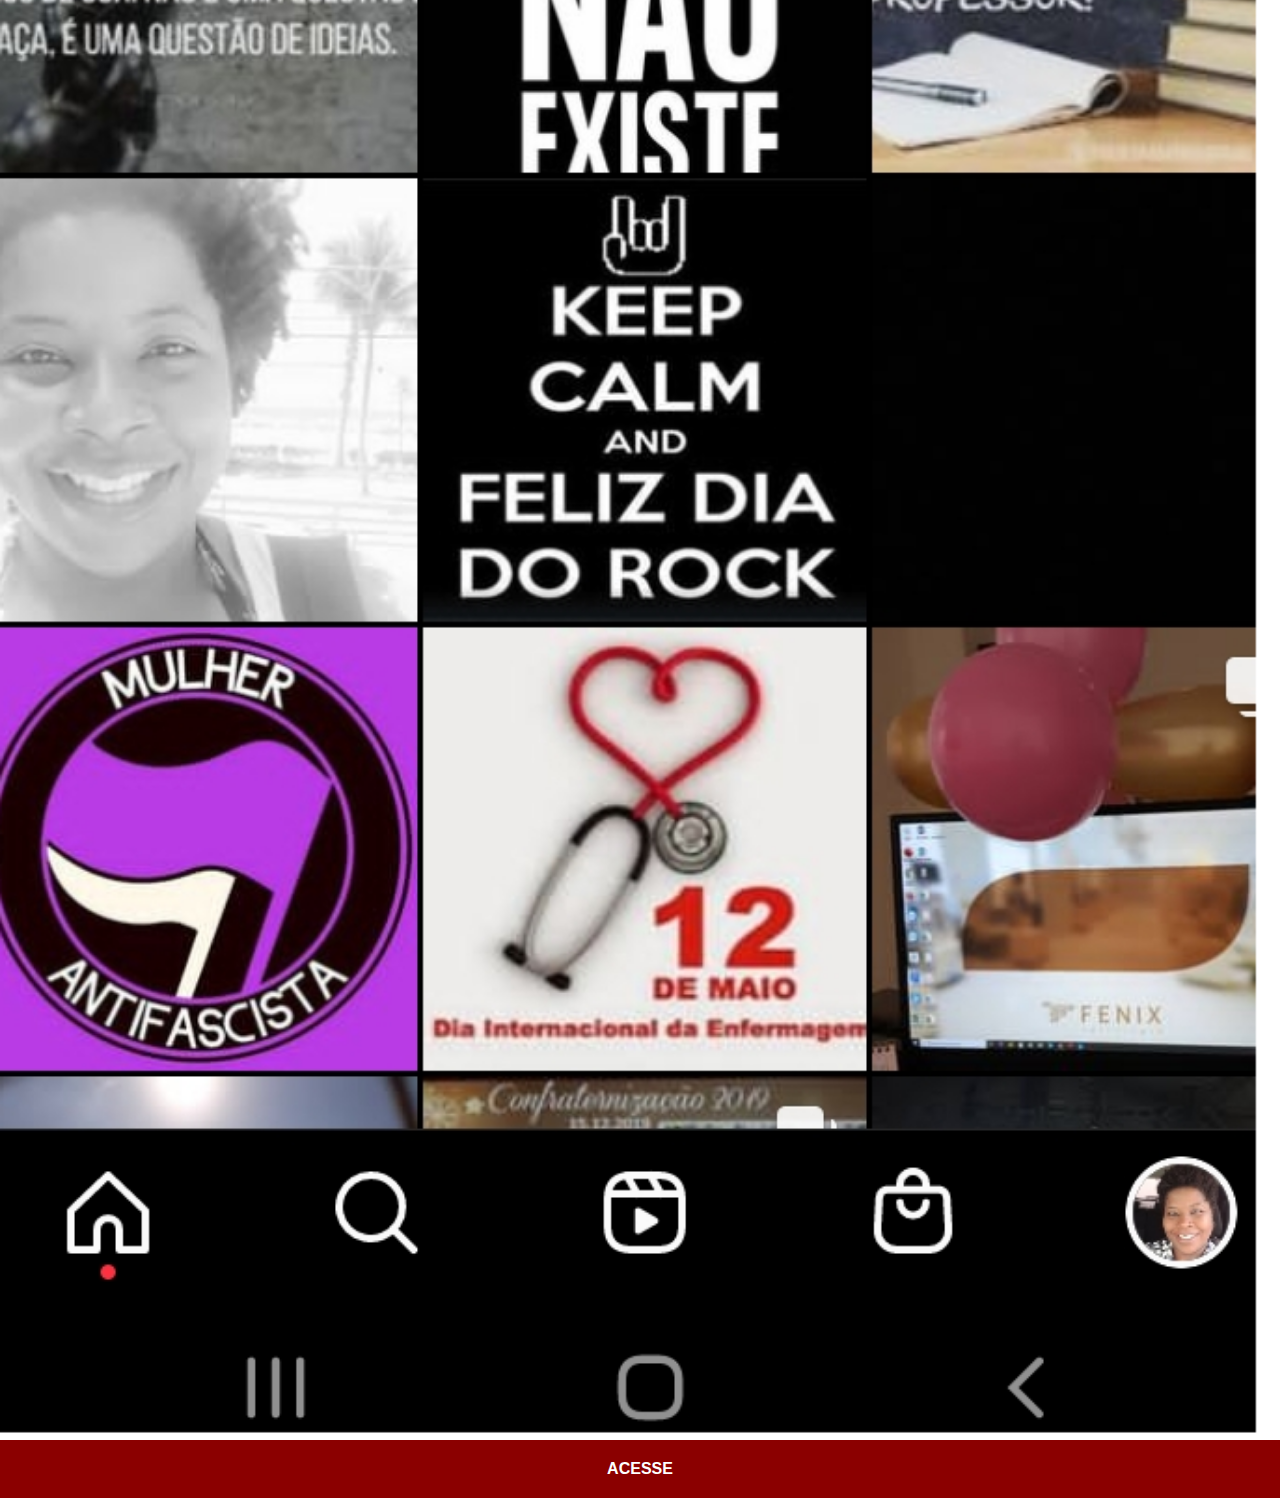
<file: instagram.html>
<!DOCTYPE html>
<html lang="pt-br">
<head>
    <meta charset="UTF-8">
    <meta http-equiv="X-UA-Compatible" content="IE=edge">
    <meta name="viewport" content="width=device-width, initial-scale=1.0">
    <title>Instagram</title>
    <link rel="stylesheet" href="estilos/social.css">
</head>
<body>
    <img src="imagens/tela-insta.png" alt="Instagram">
    <a href="https://www.instagram.com/leamarisa_santos/" target="_blank">ACESSE</a>
</body>
</html>
</file>
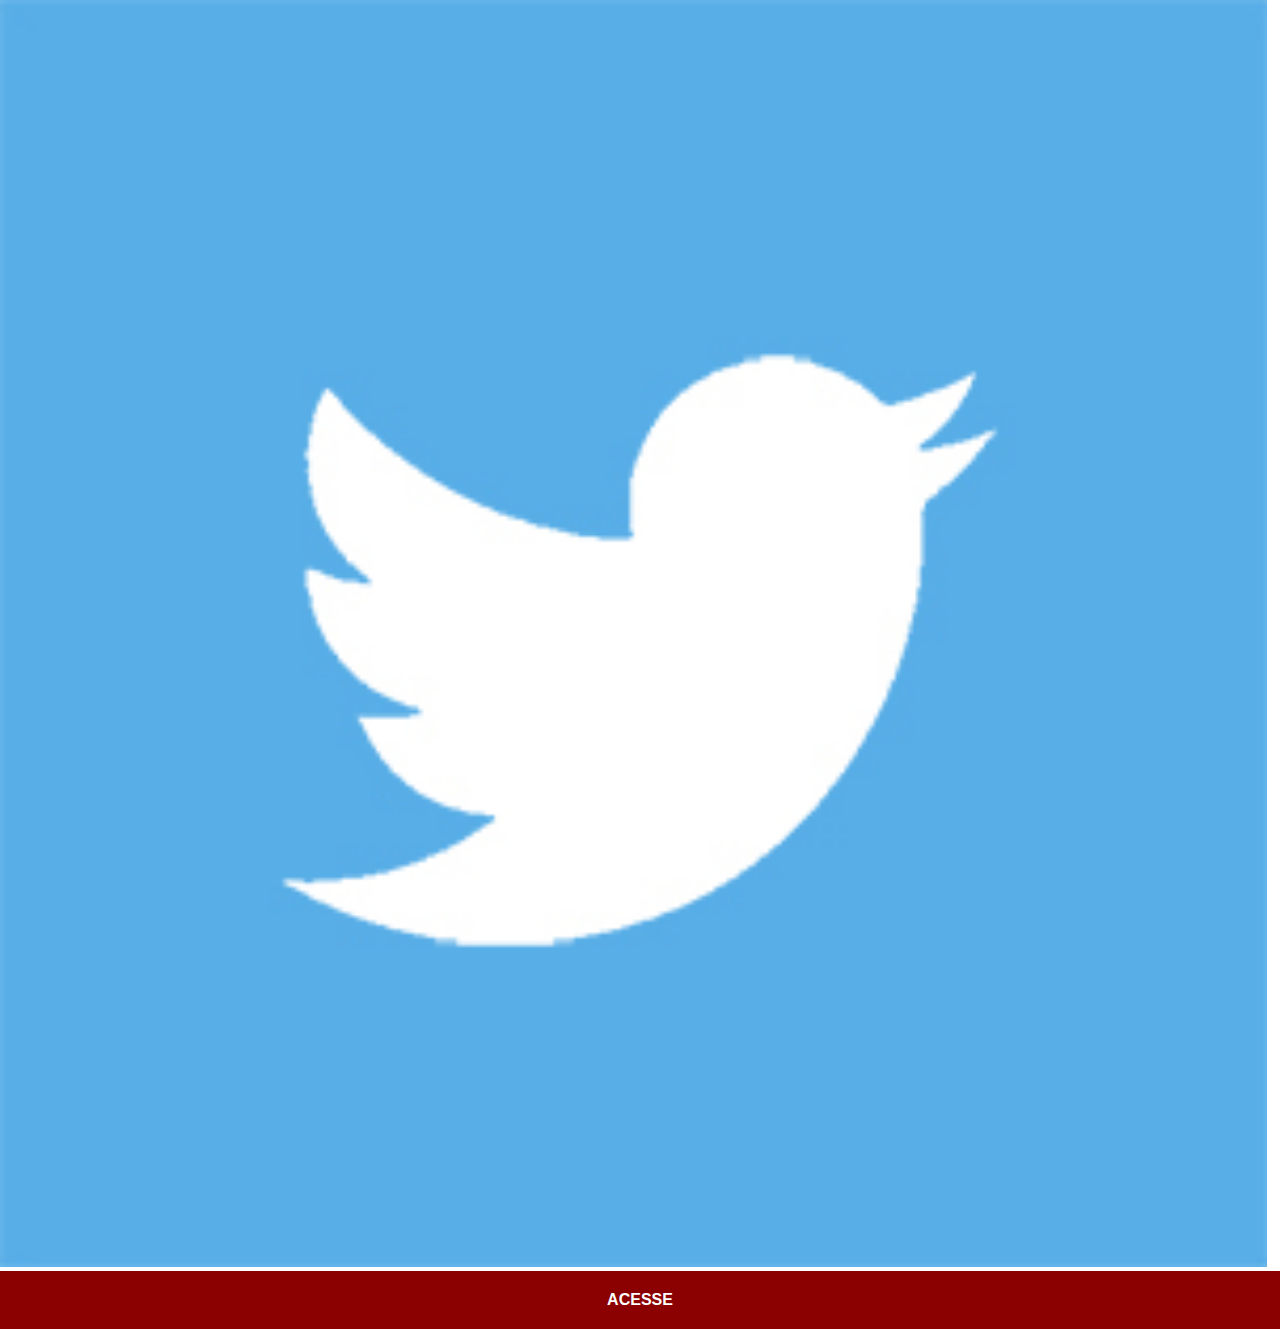
<file: twitter.html>
<!DOCTYPE html>
<html lang="pt-br>
<head>
    <meta charset="UTF-8">
    <meta http-equiv="X-UA-Compatible" content="IE=edge">
    <meta name="viewport" content="width=device-width, initial-scale=1.0">
    <title>Twitter</title>
    <link rel="stylesheet" href="estilos/social.css">
</head>
<body>
    <img src="imagens/logo-twitter.jpg" alt="Twitter">
    <a href="https://twitter.com/Lea_MSantos" target="_blank">ACESSE</a>
    
</body>
</html>
</file>
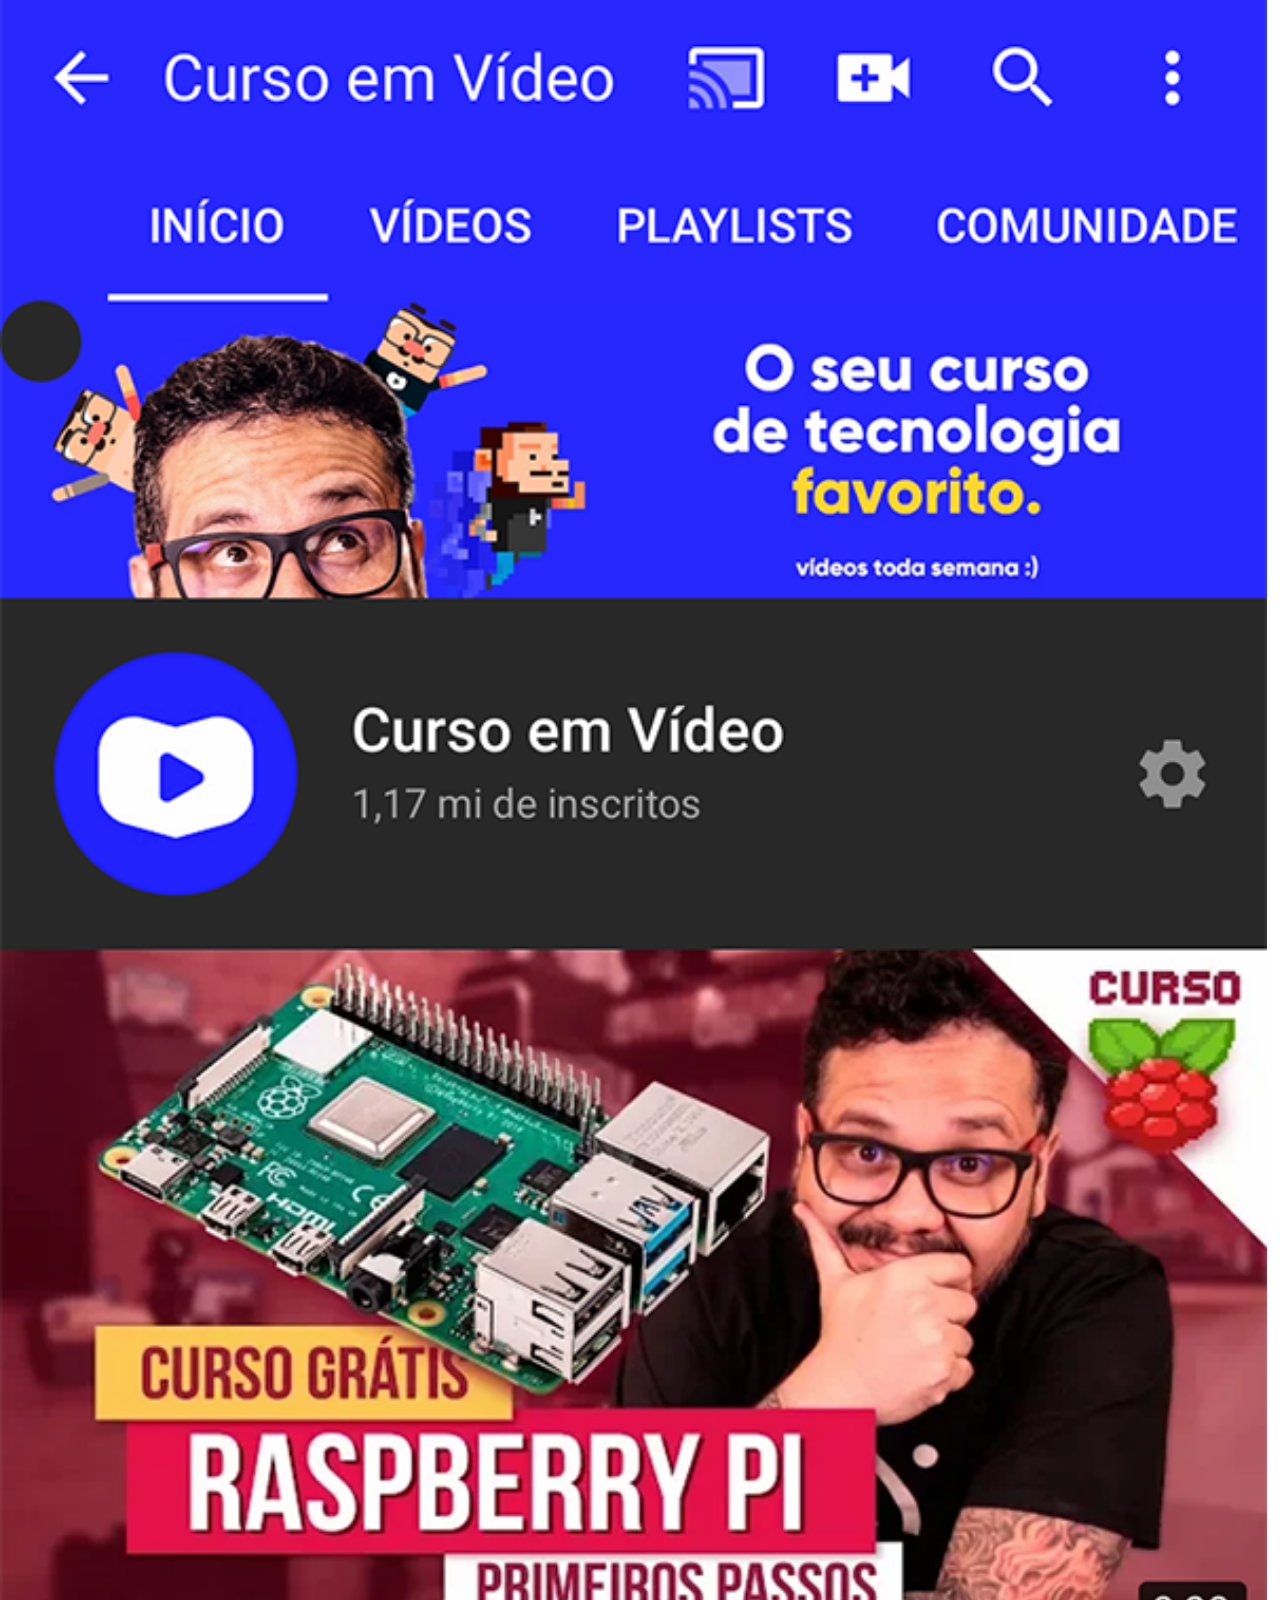
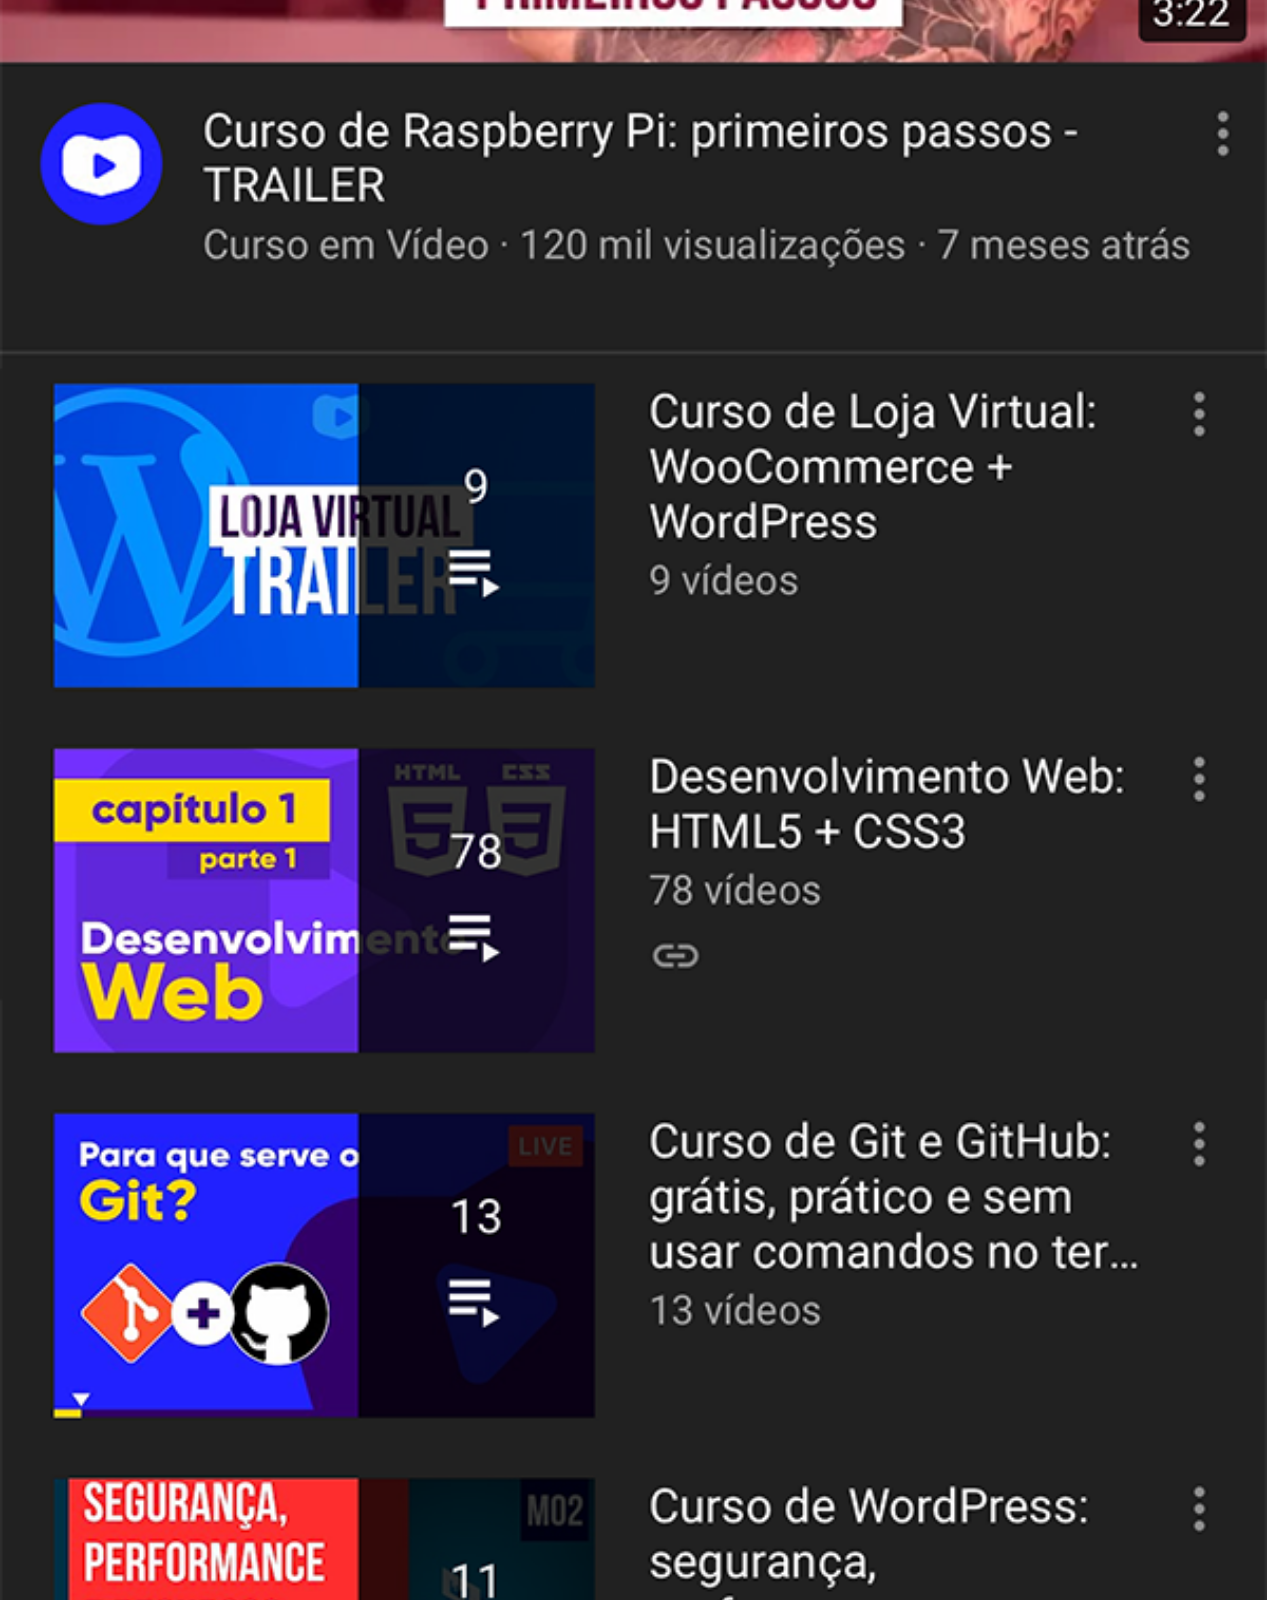
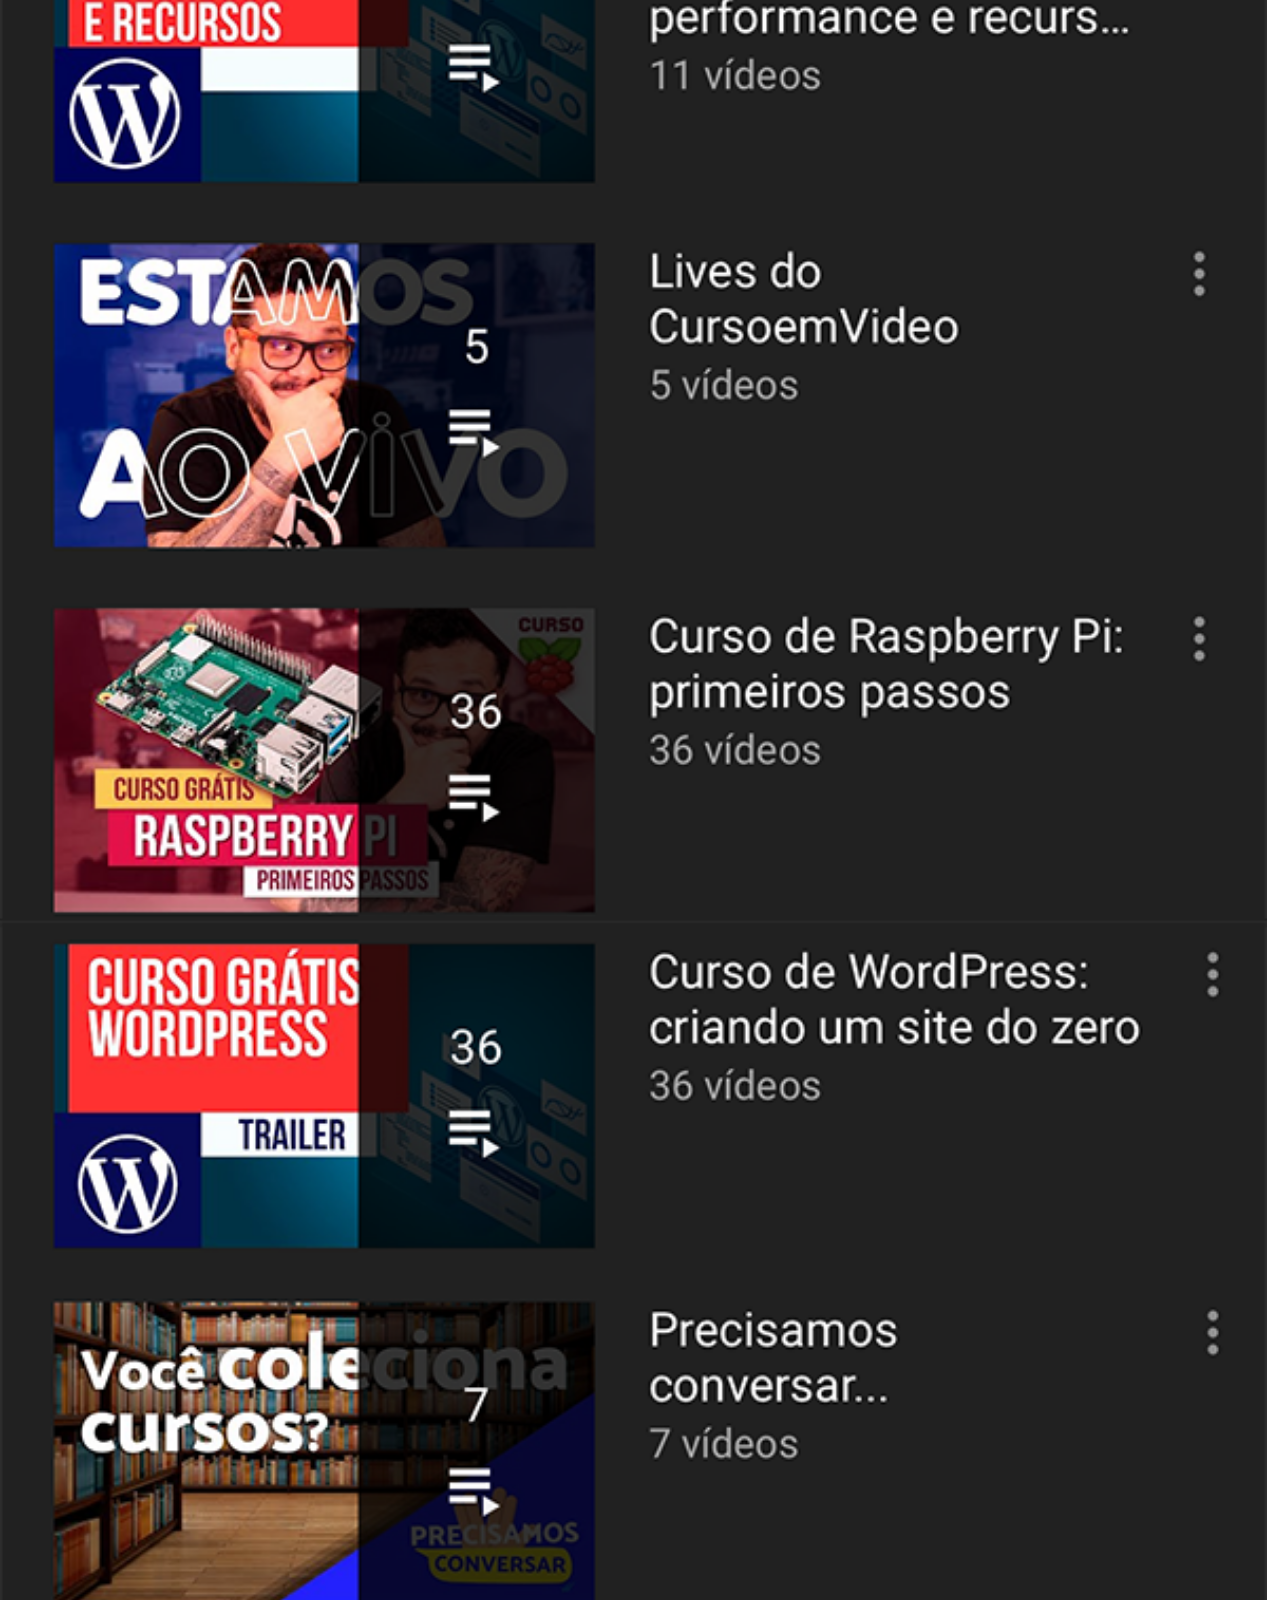
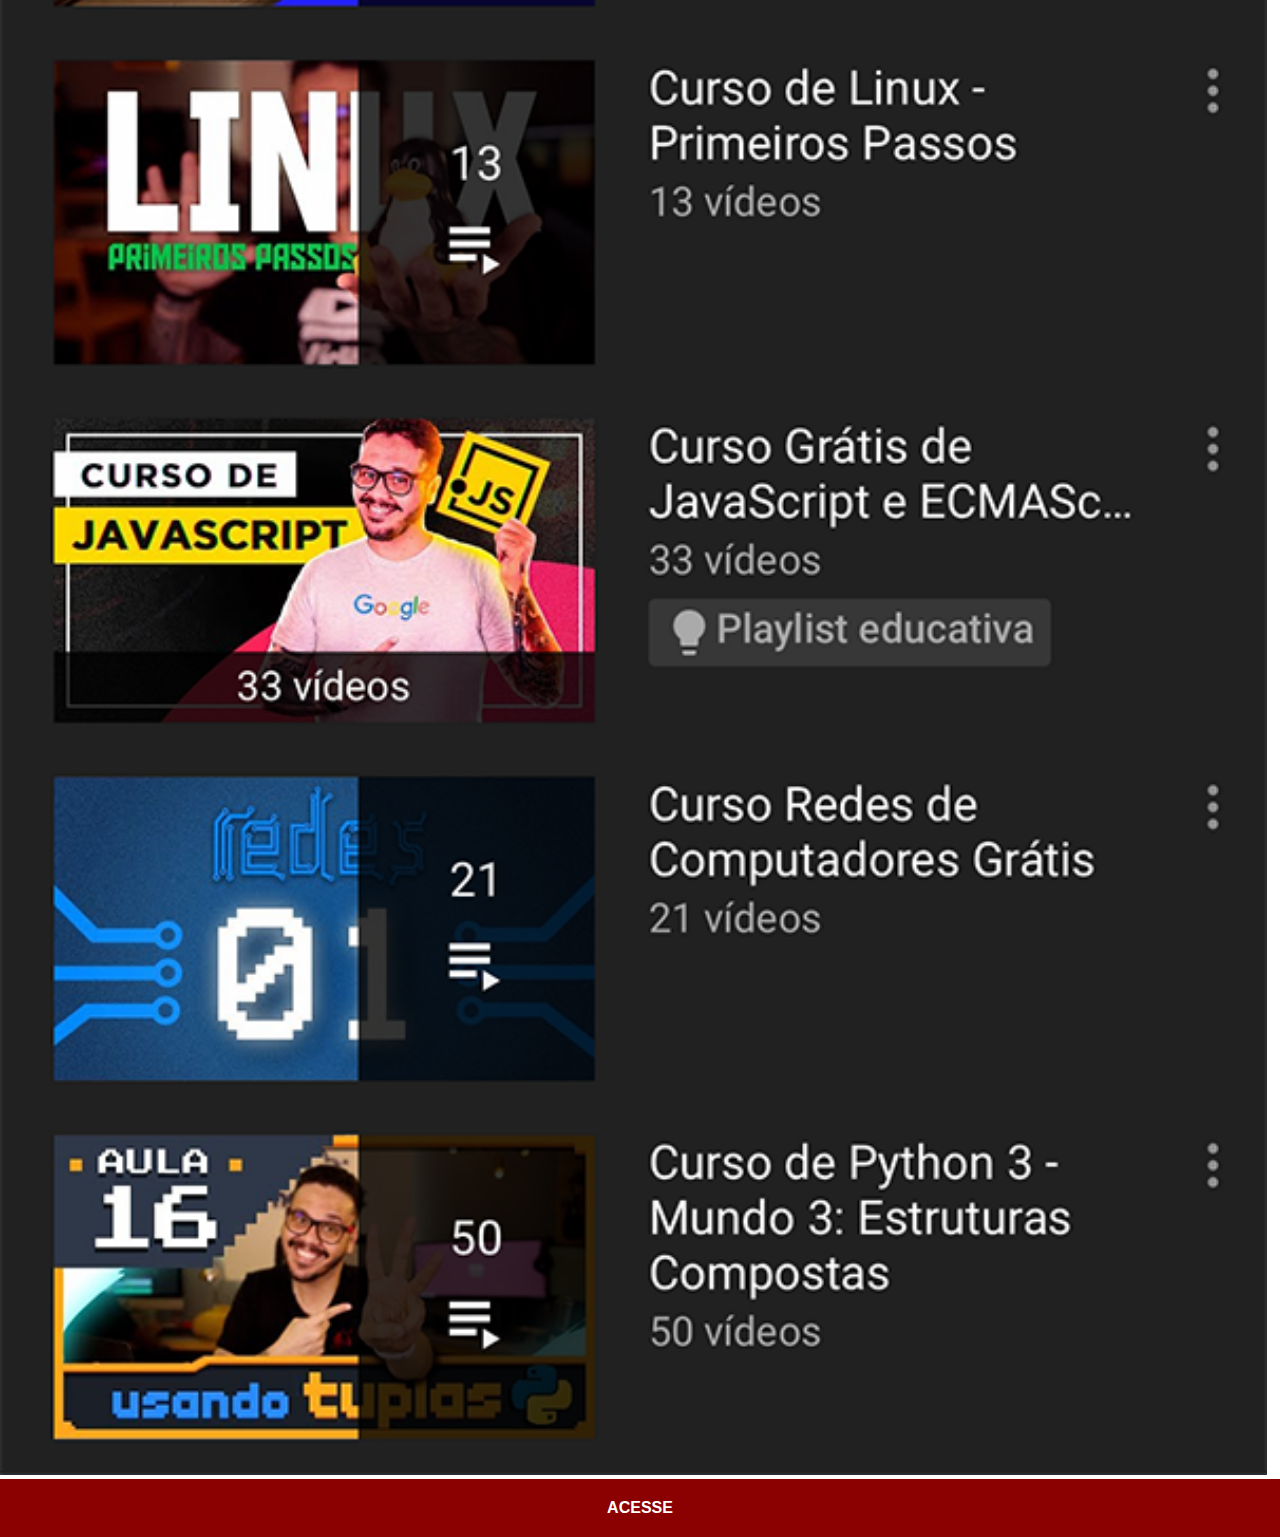
<file: youtube.html>
<!DOCTYPE html>
<html lang="pt-br>
<head>
    <meta charset="UTF-8">
    <meta http-equiv="X-UA-Compatible" content="IE=edge">
    <meta name="viewport" content="width=device-width, initial-scale=1.0">
    <title>YouTube</title>
    <link rel="stylesheet" href="estilos/social.css">

</head>
<body>
    <img src="imagens/tela-youtube.png" alt="YouTube">
    <a href="https://www.youtube.com/channel/UCjSbFwcMzeDu6nYaJFsFpNA/featured" target="_blank">ACESSE</a>
    
</body>
</html>
</file>
<file: estilos/style.css>
@charset "UTF-8";

*{
    margin: 0px;
    padding: 0px;
    font-family: Arial, Helvetica, sans-serif;
}

html, body {
    height: 100vh;
    width: 100vw;
    background-color: black;
}

body {
    background: url('../imagens/fundo-madeira.jpg') no-repeat top center;
    background: cover;
    background-attachment: fixed;
}

main {
    height: 100vh;
    position: relative;
}

section#telefone {
    position: absolute;
    top: 50%;
    left: 50%;
    transform: translate(-50%, -50%);

    height: 627px;
    width: 311px;
    background: url('../imagens/frame-iphone.png') no-repeat;
}

iframe#tela {
    position: relative;
    top: 80px;
    left: 22px;
    width: 269px;
    height: 471px;
}

section#redes-sociais {
    text-align: right;
}

section#redes-sociais img {
    width: 50px;
    margin: 10px;
    border-radius: 50%;
    box-shadow: 2px 2px 5px rgba(0, 0, 0, 0.400);
    box-sizing: border-box; /* faz com que a borda faça parte do objeto */
}

section#redes-sociais img:hover {
    border: 2px solid rgba(255, 255, 255, 0.637);
    transform: translate(-3px, -3px);
    box-shadow: 5px 5px 10px rgba(0, 0, 0, 0.623);
    transition: transform 0.5s, border 2s;
}
</file>
<file: estilos/social.css>
@charset "UTF-8";

*{
    margin: 0px;
    padding: 0px;
    font-family: Arial, Helvetica, sans-serif;
}

::-webkit-scrollbar { /* esconder a barra de rolagem */
    width: 0px;
    height: 0px;
}

img {
    width: 99vw;    
}

a {
    display: block;
    background-color: darkred;
    color: white;
    padding: 20px;
    text-align: center;
    font-weight: bolder;
    text-decoration: none;
}

a:hover {
    background-color: red;
}
</file>
